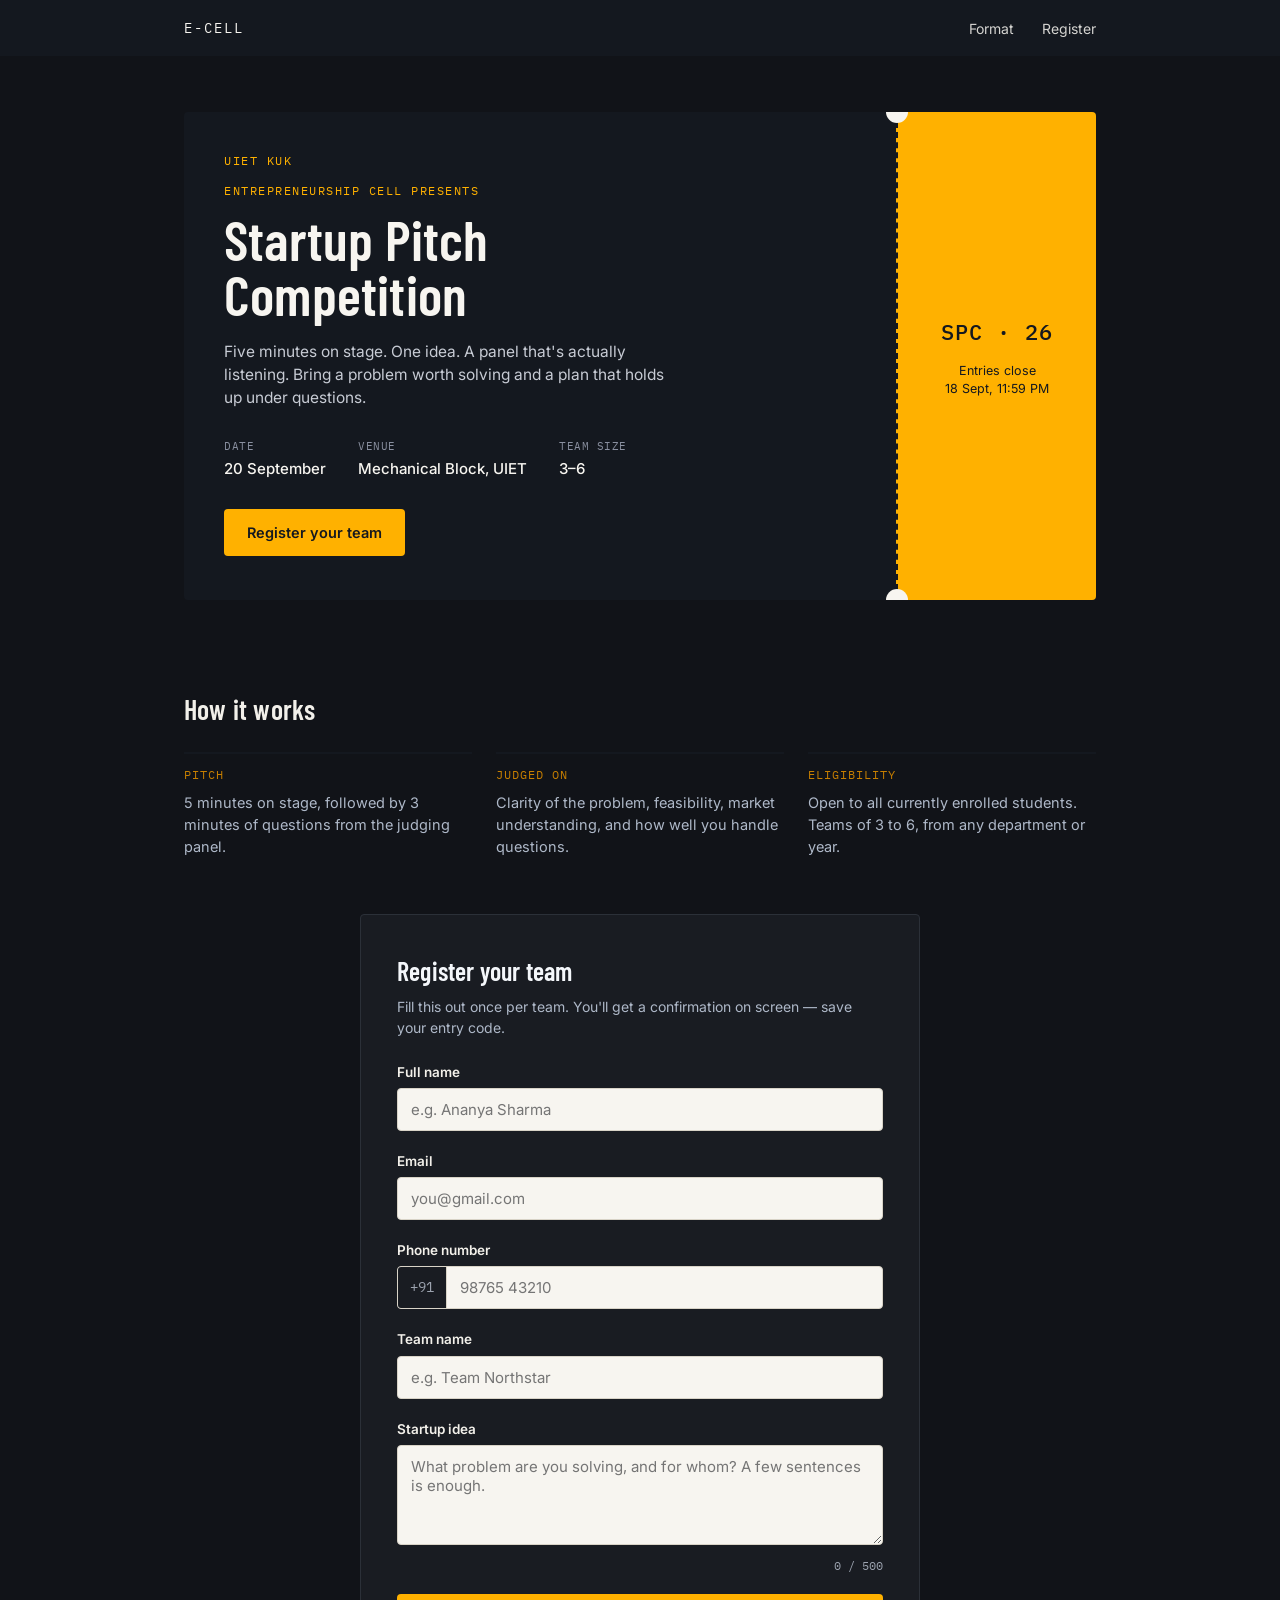
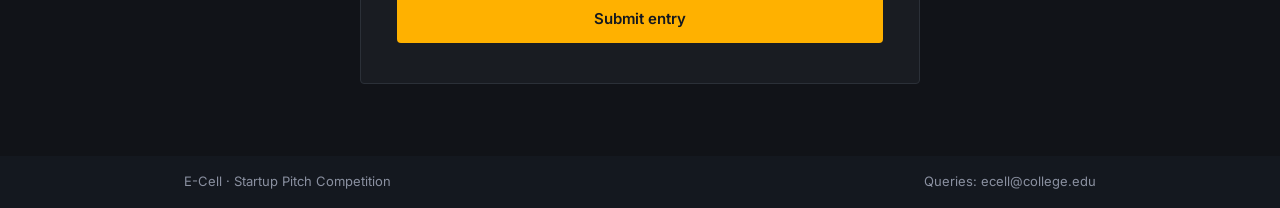
<file: task-1/index.html>
<!DOCTYPE html>
<html lang="en">
<head>
<meta charset="UTF-8">
<meta name="viewport" content="width=device-width, initial-scale=1.0">
<title>Startup Pitch Competition — E-Cell Registration</title>
<link rel="preconnect" href="https://fonts.googleapis.com">
<link rel="preconnect" href="https://fonts.gstatic.com" crossorigin>
<link href="https://fonts.googleapis.com/css2?family=Barlow+Condensed:wght@500;600;700&family=Inter:wght@400;500;600&family=IBM+Plex+Mono:wght@500&display=swap" rel="stylesheet">
<link rel="stylesheet" href="style.css">
</head>
<body>

<header class="site-header">
  <div class="wrap header-row">
    <span class="brand">E-CELL</span>
    <nav class="nav">
      <a href="#about">Format</a>
      <a href="#register">Register</a>
    </nav>
  </div>
</header>

<main>
  <!-- HERO / TICKET -->
  <section class="ticket wrap" aria-label="Event overview">
    <div class="ticket-card">
      <div class="ticket-main">
        <p class="eyebrow">UIET KUK</p>
        <p class="eyebrow">Entrepreneurship Cell presents</p>
        <h1>Startup Pitch<br>Competition</h1>
        <p class="lede">Five minutes on stage. One idea. A panel that's actually listening.
          Bring a problem worth solving and a plan that holds up under questions.</p>
        <div class="ticket-facts">
          <div><span class="fact-label">Date</span><span class="fact-val">20 September</span></div>
          <div><span class="fact-label">Venue</span><span class="fact-val">Mechanical Block, UIET</span></div>
          <div><span class="fact-label">Team size</span><span class="fact-val">3–6</span></div>
        </div>
        <a href="#register" class="btn btn-primary">Register your team</a>
      </div>
      <div class="ticket-stub">
        <span class="stub-code">SPC · 26</span>
        <span class="stub-note">Entries close<br>18 Sept, 11:59 PM</span>
      </div>
    </div>
  </section>

  <!-- FORMAT -->
  <section id="about" class="about wrap">
    <h2>How it works</h2>
    <div class="about-grid">
      <div class="about-item">
        <span class="about-num">Pitch</span>
        <p>5 minutes on stage, followed by 3 minutes of questions from the judging panel.</p>
      </div>
      <div class="about-item">
        <span class="about-num">Judged on</span>
        <p>Clarity of the problem, feasibility, market understanding, and how well you handle questions.</p>
      </div>
      <div class="about-item">
        <span class="about-num">Eligibility</span>
        <p>Open to all currently enrolled students. Teams of 3 to 6, from any department or year.</p>
      </div>
    </div>
  </section>

  <!-- REGISTRATION FORM -->
  <section id="register" class="register wrap">
    <div class="form-card">
      <h2>Register your team</h2>
      <p class="form-sub">Fill this out once per team. You'll get a confirmation on screen — save your entry code.</p>

      <div id="storage-notice" class="storage-notice" hidden>
        Google Sheets isn't connected yet, so entries are only kept in this browser tab for now.
        See <code>apps-script.gs</code> in the project files to switch this on.
      </div>

      <form id="reg-form" novalidate>
        <div class="field">
          <label for="fullName">Full name</label>
          <input type="text" id="fullName" name="fullName" autocomplete="name" placeholder="e.g. Ananya Sharma">
          <p class="error" id="err-fullName" role="alert"></p>
        </div>

        <div class="field">
          <label for="email">Email</label>
          <input type="email" id="email" name="email" autocomplete="email" placeholder="you@gmail.com">
          <p class="error" id="err-email" role="alert"></p>
        </div>

        <div class="field">
          <label for="phone">Phone number</label>
          <div class="phone-input">
            <span class="phone-prefix">+91</span>
            <input type="tel" id="phone" name="phone" autocomplete="tel" inputmode="numeric" maxlength="10" placeholder="98765 43210">
          </div>
          <p class="error" id="err-phone" role="alert"></p>
        </div>

        <div class="field">
          <label for="teamName">Team name</label>
          <input type="text" id="teamName" name="teamName" placeholder="e.g. Team Northstar">
          <p class="error" id="err-teamName" role="alert"></p>
        </div>

        <div class="field">
          <label for="idea">Startup idea</label>
          <textarea id="idea" name="idea" rows="4" placeholder="What problem are you solving, and for whom? A few sentences is enough."></textarea>
          <div class="field-footer">
            <p class="error" id="err-idea" role="alert"></p>
            <span class="char-count" id="idea-count">0 / 500</span>
          </div>
        </div>

        <p class="error submit-error" id="submit-error" role="alert" hidden></p>

        <button type="submit" class="btn btn-primary btn-submit" id="submit-btn">
          <span class="btn-label">Submit entry</span>
        </button>
      </form>

      <div id="success-card" class="success-card" hidden>
        <span class="success-code" id="success-code">SPC26-0000</span>
        <h3 id="success-heading">You're registered.</h3>
        <p id="success-msg">A confirmation has been recorded. Keep the code above — you'll need it at check-in.</p>
        <button type="button" class="btn btn-ghost" id="reset-btn">Register another team</button>
      </div>
    </div>
  </section>
</main>

<footer class="site-footer">
  <div class="wrap footer-row">
    <span>E-Cell · Startup Pitch Competition</span>
    <span>Queries: ecell@college.edu</span>
  </div>
</footer>

<script src="script.js"></script>
</body>
</html>
</file>
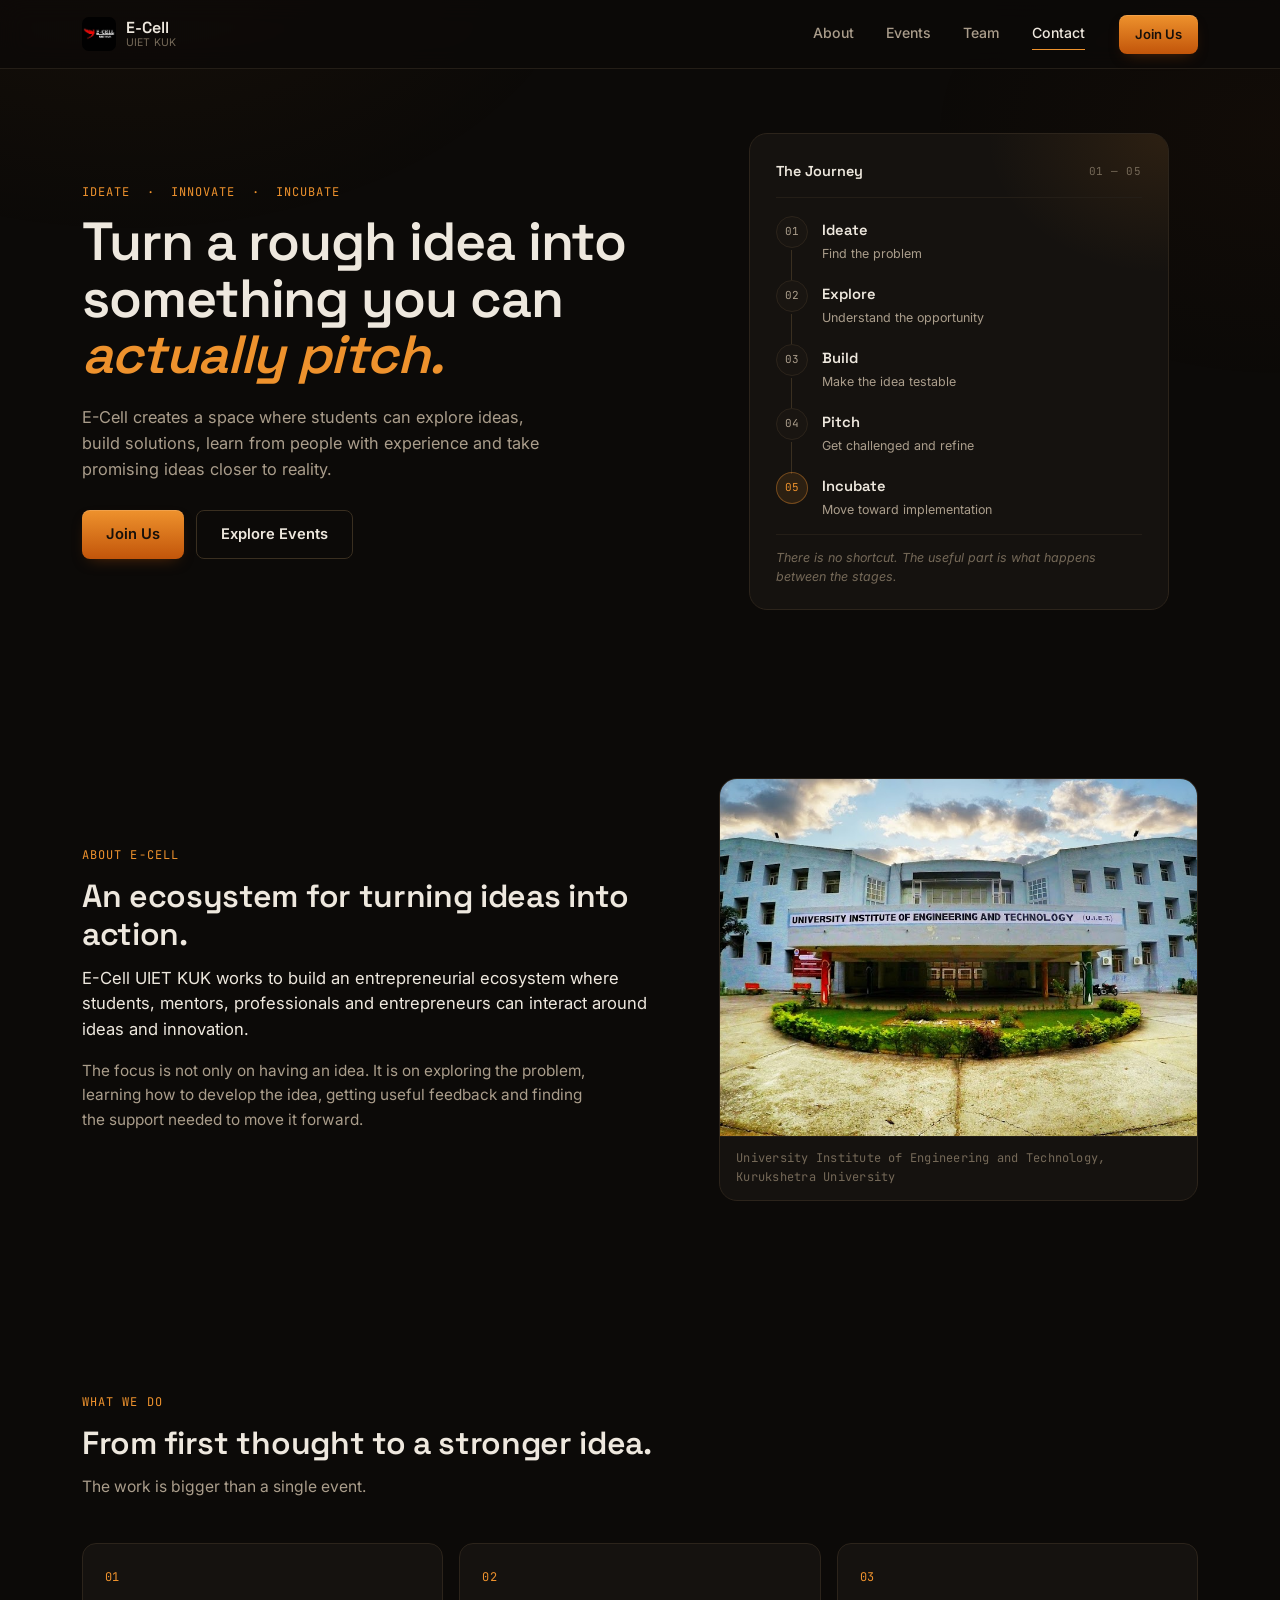
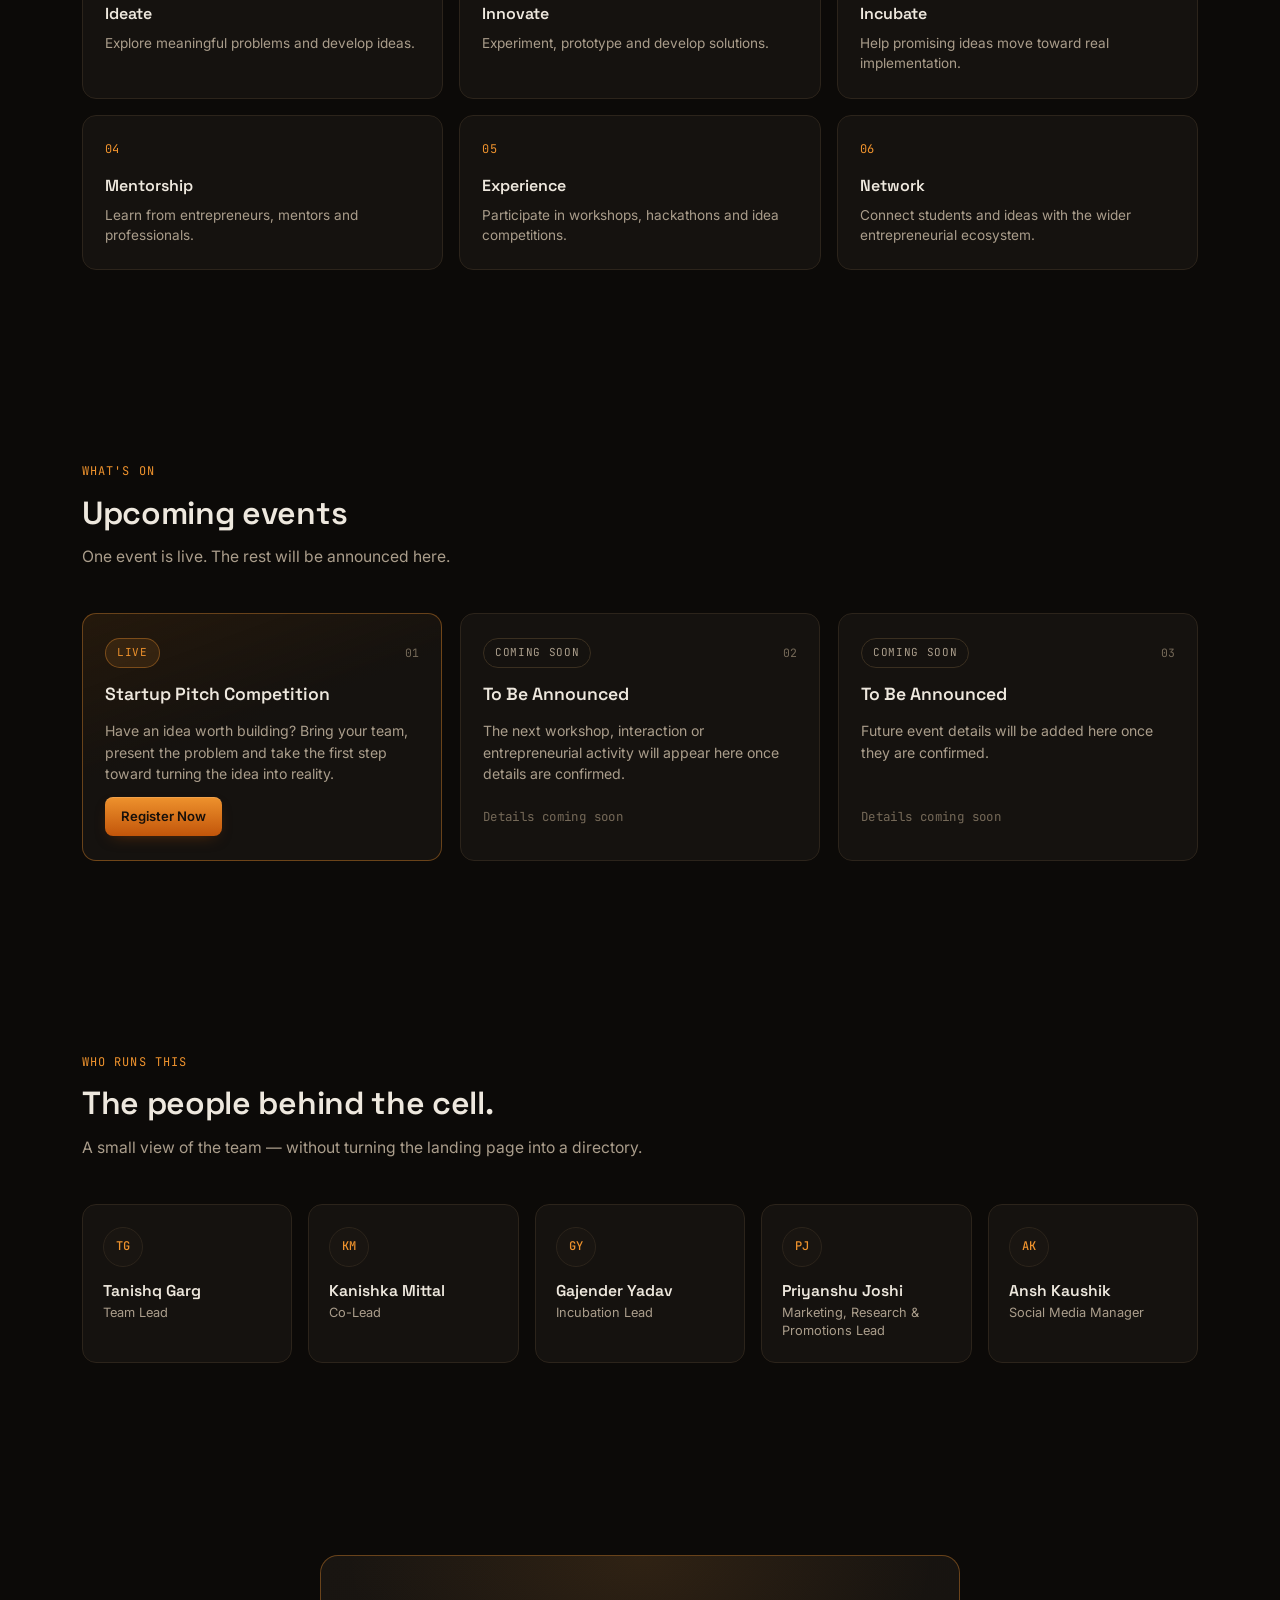
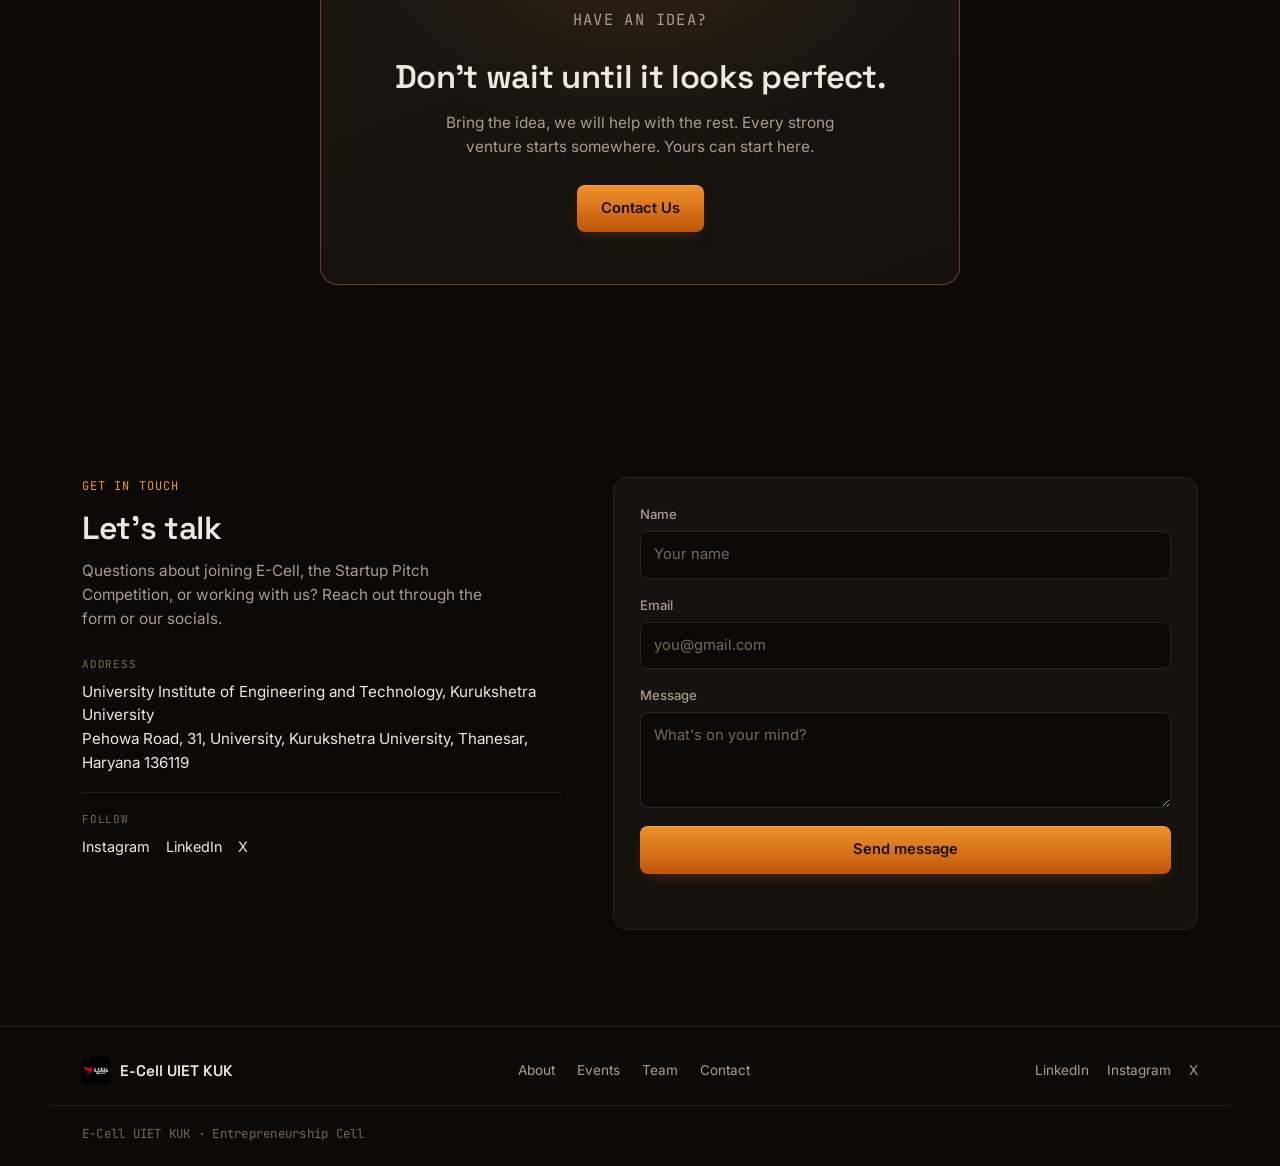
<file: task-2/index.html>
<!DOCTYPE html>
<html lang="en">
<head>
  <meta charset="UTF-8">
  <meta name="viewport" content="width=device-width, initial-scale=1.0">
  <title>E-Cell UIET KUK — Entrepreneurship Cell</title>
  <meta name="description" content="E-Cell UIET KUK — a student entrepreneurship ecosystem for ideas, innovation and incubation.">
  <link rel="preconnect" href="https://fonts.googleapis.com">
  <link rel="preconnect" href="https://fonts.gstatic.com" crossorigin>
  <link href="https://fonts.googleapis.com/css2?family=Inter:wght@400;500;600;700&family=JetBrains+Mono:wght@400;500&family=Space+Grotesk:wght@500;600;700&display=swap" rel="stylesheet">
  
  <link rel="stylesheet" href="styles.css">
</head>
<body>
  <header class="navbar" id="navbar">
    <div class="navbar__inner container">
      <a class="navbar__brand" href="#top" aria-label="E-Cell UIET KUK home">
        <img class="navbar__logo" src="[data-uri]" alt="E-Cell UIET KUK logo">
        <span class="navbar__wordmark">E-Cell<span>UIET KUK</span></span>
      </a>
      <nav class="navbar__nav" id="navMenu" aria-label="Primary navigation">
        <a href="#about" class="navbar__link">About</a>
        <a href="#events" class="navbar__link">Events</a>
        <a href="#team" class="navbar__link">Team</a>
        <a href="#contact" class="navbar__link">Contact</a>
        <a href="#join" class="btn btn--primary btn--small navbar__cta">Join Us</a>
      </nav>
      <button class="navbar__toggle" id="navToggle" aria-label="Toggle navigation menu" aria-expanded="false" aria-controls="navMenu"><span></span><span></span><span></span></button>
    </div>
  </header>

  <main id="top">
    <section class="hero">
      <div class="hero__grid container">
        <div class="hero__copy" data-reveal>
          <p class="eyebrow">IDEATE &nbsp;·&nbsp; INNOVATE &nbsp;·&nbsp; INCUBATE</p>
          <h1 class="hero__headline">Turn a rough idea into something you can <span>actually pitch.</span></h1>
          <p class="hero__sub">E-Cell creates a space where students can explore ideas, build solutions, learn from people with experience and take promising ideas closer to reality.</p>
          <div class="hero__actions">
            <a href="#join" class="btn btn--primary">Join Us</a>
            <a href="#events" class="btn btn--ghost">Explore Events</a>
          </div>
        </div>
        <div class="hero__visual" data-reveal>
          <div class="journey" aria-label="The entrepreneurial journey from idea to incubation">
            <div class="journey__header"><span>The Journey</span><span>01 — 05</span></div>
            <ol class="journey__steps">
              <li class="journey__step"><span class="journey__num">01</span><div><strong>Ideate</strong><small>Find the problem</small></div></li>
              <li class="journey__step"><span class="journey__num">02</span><div><strong>Explore</strong><small>Understand the opportunity</small></div></li>
              <li class="journey__step"><span class="journey__num">03</span><div><strong>Build</strong><small>Make the idea testable</small></div></li>
              <li class="journey__step"><span class="journey__num">04</span><div><strong>Pitch</strong><small>Get challenged and refine</small></div></li>
              <li class="journey__step journey__step--last"><span class="journey__num">05</span><div><strong>Incubate</strong><small>Move toward implementation</small></div></li>
            </ol>
            <p class="journey__note">There is no shortcut. The useful part is what happens between the stages.</p>
          </div>
        </div>
      </div>
    </section>

    <section class="about section" id="about">
      <div class="container">
        <div class="about__grid">
          <div class="about__text" data-reveal>
            <p class="eyebrow">About E-Cell</p>
            <h2 class="section-title">An ecosystem for turning ideas into action.</h2>
            <p class="about__lede">E-Cell UIET KUK works to build an entrepreneurial ecosystem where students, mentors, professionals and entrepreneurs can interact around ideas and innovation.</p>
            <p class="about__body">The focus is not only on having an idea. It is on exploring the problem, learning how to develop the idea, getting useful feedback and finding the support needed to move it forward.</p>
          </div>
          <figure class="about__image" data-reveal>
            <img src="[data-uri]" alt="University Institute of Engineering and Technology, Kurukshetra University">
            <figcaption>University Institute of Engineering and Technology, Kurukshetra University</figcaption>
          </figure>
        </div>
      </div>
    </section>

    <section class="ecosystem section" aria-labelledby="ecosystem-title">
      <div class="container">
        <div class="section-head" data-reveal>
          <p class="eyebrow">What we do</p>
          <h2 class="section-title" id="ecosystem-title">From first thought to a stronger idea.</h2>
          <p class="section-sub">The work is bigger than a single event.</p>
        </div>
        <div class="ecosystem__cards">
          <article class="ecosystem-card" data-reveal><span class="ecosystem-card__num">01</span><h3>Ideate</h3><p>Explore meaningful problems and develop ideas.</p></article>
          <article class="ecosystem-card" data-reveal><span class="ecosystem-card__num">02</span><h3>Innovate</h3><p>Experiment, prototype and develop solutions.</p></article>
          <article class="ecosystem-card" data-reveal><span class="ecosystem-card__num">03</span><h3>Incubate</h3><p>Help promising ideas move toward real implementation.</p></article>
          <article class="ecosystem-card" data-reveal><span class="ecosystem-card__num">04</span><h3>Mentorship</h3><p>Learn from entrepreneurs, mentors and professionals.</p></article>
          <article class="ecosystem-card" data-reveal><span class="ecosystem-card__num">05</span><h3>Experience</h3><p>Participate in workshops, hackathons and idea competitions.</p></article>
          <article class="ecosystem-card" data-reveal><span class="ecosystem-card__num">06</span><h3>Network</h3><p>Connect students and ideas with the wider entrepreneurial ecosystem.</p></article>
        </div>
      </div>
    </section>

    <section class="events section" id="events">
      <div class="container">
        <div class="section-head" data-reveal>
          <p class="eyebrow">What's on</p>
          <h2 class="section-title">Upcoming events</h2>
          <p class="section-sub">One event is live. The rest will be announced here.</p>
        </div>
        <div class="events__grid">
          <article class="event-card event-card--featured" data-reveal>
            <div class="event-card__top"><span class="tag tag--accent">Live</span><span class="event-card__code">01</span></div>
            <h3 class="event-card__title">Startup Pitch Competition</h3>
            <p class="event-card__desc">Have an idea worth building? Bring your team, present the problem and take the first step toward turning the idea into reality.</p>
            <a href="https://paabs-forge.github.io/ecell-tasks/task-1" class="btn btn--primary btn--small event-card__cta">Register Now</a>
          </article>
          <article class="event-card" data-reveal>
            <div class="event-card__top"><span class="tag">Coming Soon</span><span class="event-card__code">02</span></div>
            <h3 class="event-card__title">To Be Announced</h3>
            <p class="event-card__desc">The next workshop, interaction or entrepreneurial activity will appear here once details are confirmed.</p>
            <span class="event-card__disabled">Details coming soon</span>
          </article>
          <article class="event-card" data-reveal>
            <div class="event-card__top"><span class="tag">Coming Soon</span><span class="event-card__code">03</span></div>
            <h3 class="event-card__title">To Be Announced</h3>
            <p class="event-card__desc">Future event details will be added here once they are confirmed.</p>
            <span class="event-card__disabled">Details coming soon</span>
          </article>
        </div>
      </div>
    </section>

    <section class="team section" id="team">
      <div class="container">
        <div class="section-head" data-reveal>
          <p class="eyebrow">Who runs this</p>
          <h2 class="section-title">The people behind the cell.</h2>
          <p class="section-sub">A small view of the team — without turning the landing page into a directory.</p>
        </div>
        <div class="team__grid">
          <article class="team-card" data-reveal><div class="team-card__avatar">TG</div><h3>Tanishq Garg</h3><p>Team Lead</p></article>
          <article class="team-card" data-reveal><div class="team-card__avatar">KM</div><h3>Kanishka Mittal</h3><p>Co-Lead</p></article>
          <article class="team-card" data-reveal><div class="team-card__avatar">GY</div><h3>Gajender Yadav</h3><p>Incubation Lead</p></article>
          <article class="team-card" data-reveal><div class="team-card__avatar">PJ</div><h3>Priyanshu Joshi</h3><p>Marketing, Research &amp; Promotions Lead</p></article>
          <article class="team-card" data-reveal><div class="team-card__avatar">AK</div><h3>Ansh Kaushik</h3><p>Social Media Manager</p></article>
        </div>
      </div>
    </section>

    <section class="join section" id="join">
      <div class="container">
        <div class="join__card" data-reveal>
          <p class="eyebrow">Have an idea?</p>
          <h2>Don't wait until it looks perfect.</h2>
          <p>Bring the idea, we will help with the rest. Every strong venture starts somewhere. Yours can start here.</p>
          <a href="#contact" class="btn btn--primary">Contact Us</a>
        </div>
      </div>
    </section>

    <section class="contact section" id="contact">
      <div class="container">
        <div class="contact__grid">
          <div class="contact__left" data-reveal>
            <p class="eyebrow">Get in touch</p>
            <h2 class="section-title">Let's talk</h2>
            <p class="contact__lede">Questions about joining E-Cell, the Startup Pitch Competition, or working with us? Reach out through the form or our socials.</p>
            <div class="contact__address"><span class="contact__label">Address</span><p>University Institute of Engineering and Technology, Kurukshetra University<br>Pehowa Road, 31, University, Kurukshetra University, Thanesar, Haryana 136119</p></div>
            <div class="contact__follow"><span class="contact__label">Follow</span><div class="contact__socials"><a href="https://www.instagram.com/ecell_uietkuk/" target="_blank" rel="noopener noreferrer">Instagram</a><a href="https://www.linkedin.com/company/ecelluietkuk/" target="_blank" rel="noopener noreferrer">LinkedIn</a><a href="https://x.com/ecell_uietkuk" target="_blank" rel="noopener noreferrer">X</a></div></div>
          </div>
          <div class="contact-card" data-reveal>
            <form class="contact-form" id="contactForm">
              <div class="contact-form__row"><label class="contact-form__label" for="name">Name</label><input class="contact-form__input" id="name" name="name" type="text" placeholder="Your name" required></div>
              <div class="contact-form__row"><label class="contact-form__label" for="email">Email</label><input class="contact-form__input" id="email" name="email" type="email" placeholder="you@gmail.com" required></div>
              <div class="contact-form__row"><label class="contact-form__label" for="message">Message</label><textarea class="contact-form__input contact-form__input--textarea" id="message" name="message" placeholder="What's on your mind?" required></textarea></div>
              <button class="btn btn--primary contact-form__submit" type="submit">Send message</button>
              <p class="contact-form__status" id="formStatus" aria-live="polite"></p>
            </form>
          </div>
        </div>
      </div>
    </section>
  </main>

  <footer class="footer">
    <div class="container footer__inner">
      <a href="#top" class="footer__brand"><img src="[data-uri]" alt="E-Cell UIET KUK logo"><span>E-Cell UIET KUK</span></a>
      <div class="footer__links"><a href="#about">About</a><a href="#events">Events</a><a href="#team">Team</a><a href="#contact">Contact</a></div>
      <div class="footer__socials"><a href="https://www.linkedin.com/company/ecelluietkuk/" target="_blank" rel="noopener noreferrer">LinkedIn</a><a href="https://www.instagram.com/ecell_uietkuk/" target="_blank" rel="noopener noreferrer">Instagram</a><a href="https://x.com/ecell_uietkuk" target="_blank" rel="noopener noreferrer">X</a></div>
    </div>
    <div class="container footer__copyright">E-Cell UIET KUK · Entrepreneurship Cell</div>
  </footer>

  <script>
    document.addEventListener('DOMContentLoaded',()=>{
      const toggle=document.getElementById('navToggle'),menu=document.getElementById('navMenu');
      const closeMenu=()=>{menu.classList.remove('is-open');toggle.setAttribute('aria-expanded','false')};
      toggle.addEventListener('click',()=>{const open=menu.classList.toggle('is-open');toggle.setAttribute('aria-expanded',String(open))});
      menu.querySelectorAll('a').forEach(a=>a.addEventListener('click',closeMenu));
      document.addEventListener('click',e=>{if(menu.classList.contains('is-open')&&!menu.contains(e.target)&&!toggle.contains(e.target))closeMenu()});

      const links=[...document.querySelectorAll('.navbar__link')];
      const sections=[...document.querySelectorAll('main section[id]')];
      const active=new IntersectionObserver(entries=>entries.forEach(entry=>{if(entry.isIntersecting){links.forEach(l=>l.classList.toggle('is-active',l.getAttribute('href')==='#'+entry.target.id))}}),{rootMargin:'-42% 0px -52% 0px'});
      sections.forEach(s=>active.observe(s));

      const reveal=new IntersectionObserver((entries,obs)=>entries.forEach(entry=>{if(entry.isIntersecting){entry.target.classList.add('is-visible');obs.unobserve(entry.target)}}),{threshold:.12,rootMargin:'0px 0px -45px 0px'});
      document.querySelectorAll('[data-reveal]').forEach(el=>reveal.observe(el));

      const form=document.getElementById('contactForm'),status=document.getElementById('formStatus');
      form.addEventListener('submit',e=>{
        e.preventDefault();
        const name=document.getElementById('name').value.trim(),email=document.getElementById('email').value.trim(),message=document.getElementById('message').value.trim();
        const subject=encodeURIComponent('E-Cell UIET KUK — Contact');
        const body=encodeURIComponent('Name: '+name+'\nEmail: '+email+'\n\n'+message);
        window.location.href='mailto:ecelluiet@kuk.ac.in?subject='+subject+'&body='+body;
        status.textContent='Opening your email client…';
      });
    });
  </script>
</body>
</html>
</file>
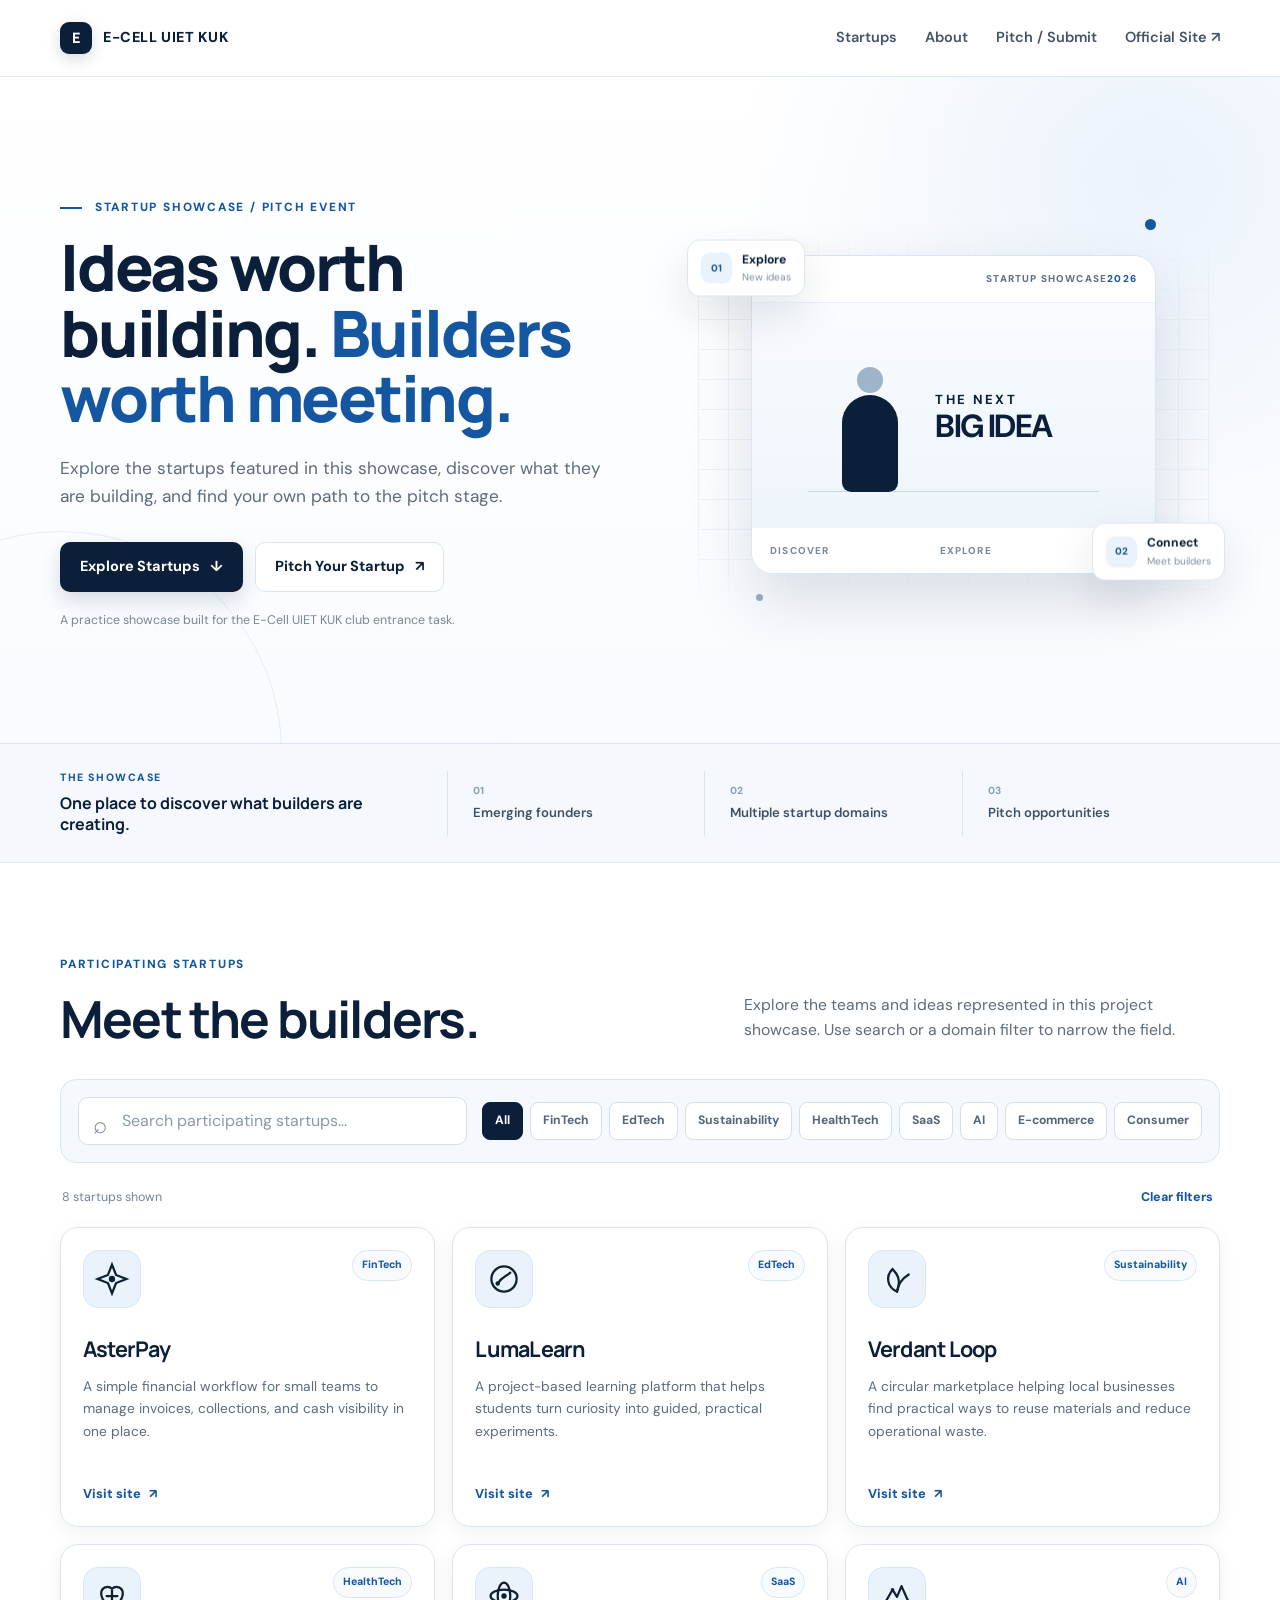
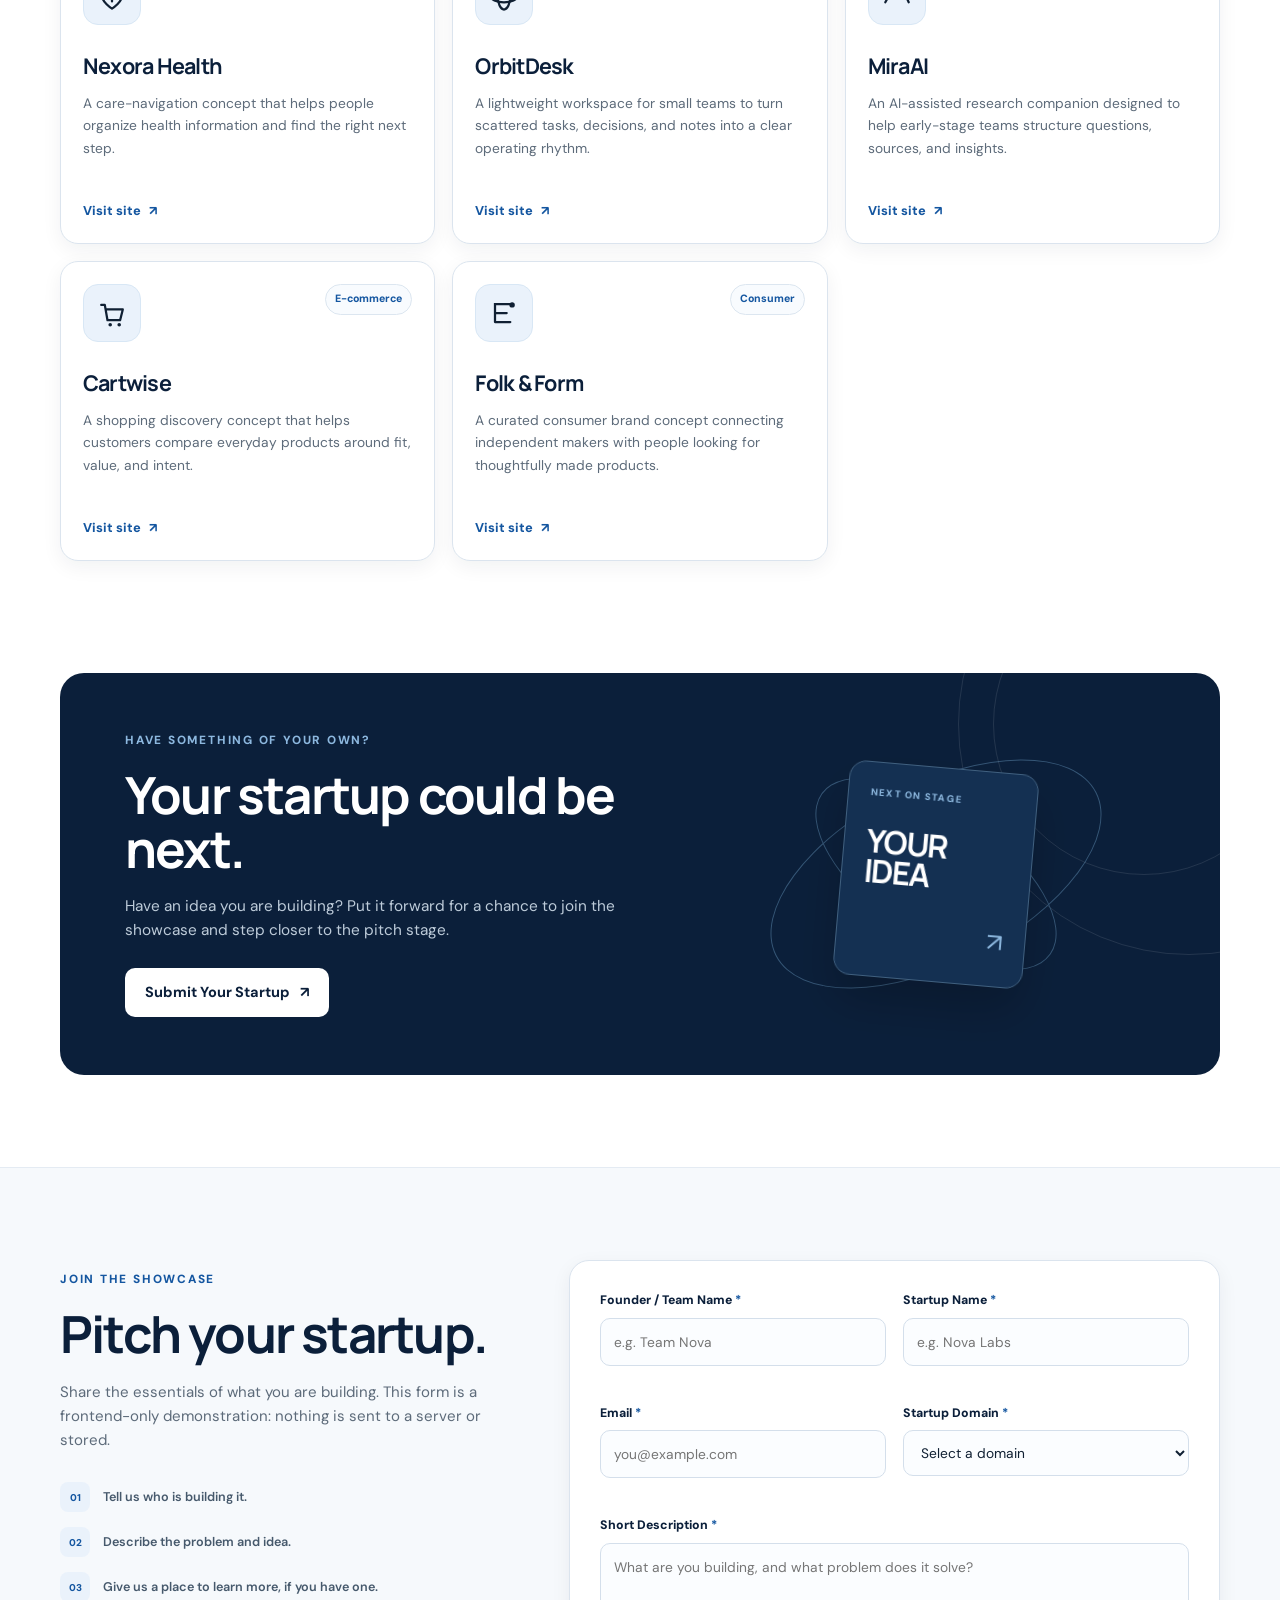
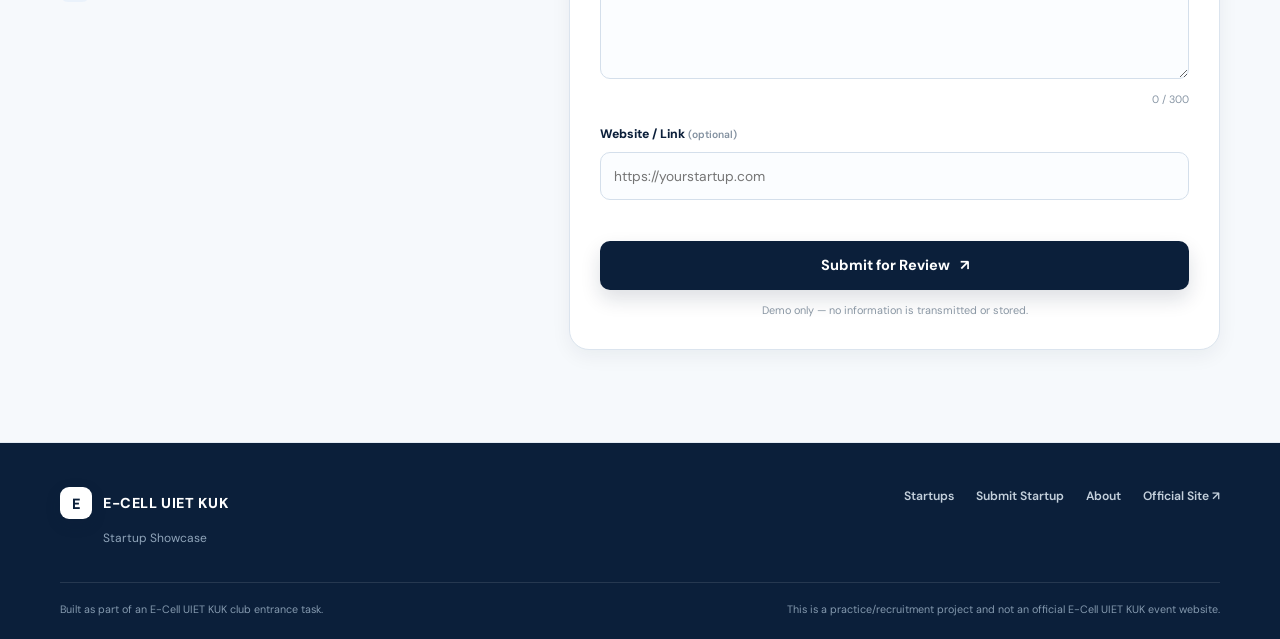
<file: task-3/index.html>
<!DOCTYPE html>
<html lang="en">
<head>
  <meta charset="UTF-8">
  <meta name="viewport" content="width=device-width, initial-scale=1.0">
  <meta name="description" content="E-Cell UIET KUK startup showcase and pitch-event style landing page.">
  <title>E-Cell UIET KUK — Startup Showcase</title>
  <link rel="preconnect" href="https://fonts.googleapis.com">
  <link rel="preconnect" href="https://fonts.gstatic.com" crossorigin>
  <link href="https://fonts.googleapis.com/css2?family=DM+Sans:wght@400;500;600;700&family=Manrope:wght@600;700;800&display=swap" rel="stylesheet">
  <link rel="stylesheet" href="styles.css">
</head>
<body>
  <header class="site-header" id="top">
    <nav class="navbar container" aria-label="Main navigation">
      <a class="brand" href="#top" aria-label="E-Cell UIET KUK home">
        <span class="brand-mark" aria-hidden="true">E</span>
        <span>E-CELL UIET KUK</span>
      </a>

      <button class="menu-toggle" type="button" aria-expanded="false" aria-controls="mobile-menu" aria-label="Open navigation menu">
        <span></span><span></span><span></span>
      </button>

      <div class="nav-links" id="mobile-menu">
        <a href="#startups">Startups</a>
        <a href="#about">About</a>
        <a href="#submit">Pitch / Submit</a>
        <a href="https://paabs-forge.github.io/ecell-tasks/task-2/" target="_blank" rel="noopener noreferrer">Official Site <span aria-hidden="true">↗</span></a>
      </div>
    </nav>
  </header>

  <main>
    <section class="hero section" aria-labelledby="hero-title">
      <div class="container hero-grid">
        <div class="hero-copy reveal">
          <p class="eyebrow"><span></span> Startup Showcase / Pitch Event</p>
          <h1 id="hero-title">Ideas worth building. <em>Builders worth meeting.</em></h1>
          <p class="hero-text">
            Explore the startups featured in this showcase, discover what they are building,
            and find your own path to the pitch stage.
          </p>
          <div class="hero-actions">
            <a class="button button-primary" href="#startups">Explore Startups <span aria-hidden="true">↓</span></a>
            <a class="button button-secondary" href="#submit">Pitch Your Startup <span aria-hidden="true">↗</span></a>
          </div>
          <p class="hero-note">A practice showcase built for the E-Cell UIET KUK club entrance task.</p>
        </div>

        <div class="showcase-visual reveal reveal-delay" aria-label="Illustration of a startup showcase event">
          <div class="visual-grid" aria-hidden="true"></div>
          <div class="event-card main-event-card">
            <div class="event-card-top">
              <span class="live-dot"></span>
              <span>STARTUP SHOWCASE</span>
              <span class="event-year">2026</span>
            </div>
            <div class="stage">
              <div class="stage-line"></div>
              <div class="stage-person">
                <span class="person-head"></span>
                <span class="person-body"></span>
              </div>
              <div class="stage-copy">
                <span>THE NEXT</span>
                <strong>BIG IDEA</strong>
              </div>
            </div>
            <div class="event-card-footer">
              <span>DISCOVER</span>
              <span>EXPLORE</span>
              <span>PITCH</span>
            </div>
          </div>

          <div class="floating-mini mini-one">
            <span class="mini-icon">01</span>
            <div><b>Explore</b><small>New ideas</small></div>
          </div>
          <div class="floating-mini mini-two">
            <span class="mini-icon">02</span>
            <div><b>Connect</b><small>Meet builders</small></div>
          </div>
          <div class="visual-accent accent-one"></div>
          <div class="visual-accent accent-two"></div>
        </div>
      </div>
    </section>

    <section class="context-strip" id="about" aria-label="Event context">
      <div class="container context-grid">
        <div class="context-intro">
          <span class="context-kicker">THE SHOWCASE</span>
          <strong>One place to discover what builders are creating.</strong>
        </div>
        <div class="context-item"><span>01</span><p>Emerging founders</p></div>
        <div class="context-item"><span>02</span><p>Multiple startup domains</p></div>
        <div class="context-item"><span>03</span><p>Pitch opportunities</p></div>
      </div>
    </section>

    <section class="startups-section section" id="startups" aria-labelledby="startups-title">
      <div class="container">
        <div class="section-heading">
          <div>
            <p class="eyebrow">Participating Startups</p>
            <h2 id="startups-title">Meet the builders.</h2>
          </div>
          <p class="section-description">
            Explore the teams and ideas represented in this project showcase. Use search or a domain filter to narrow the field.
          </p>
        </div>

        <div class="explore-controls" aria-label="Startup search and filters">
          <div class="search-wrap">
            <label class="sr-only" for="startup-search">Search participating startups</label>
            <span class="search-icon" aria-hidden="true">⌕</span>
            <input id="startup-search" type="search" placeholder="Search participating startups..." autocomplete="off">
            <button class="clear-search" type="button" aria-label="Clear search" hidden>×</button>
          </div>
          <div class="filter-group" id="category-filters" aria-label="Filter startups by domain"></div>
        </div>

        <div class="results-meta">
          <p id="results-count" aria-live="polite"></p>
          <button class="text-button" id="clear-filters" type="button">Clear filters</button>
        </div>

        <div class="startup-grid" id="startup-grid"></div>

        <div class="empty-state" id="empty-state" hidden>
          <div class="empty-icon" aria-hidden="true">⌕</div>
          <h3>No startups match your search.</h3>
          <p>Try another search or reset the filters.</p>
          <button class="button button-secondary" id="empty-clear" type="button">Clear filters</button>
        </div>
      </div>
    </section>

    <section class="pitch-cta section" id="pitch-cta" aria-labelledby="pitch-title">
      <div class="container">
        <div class="cta-panel">
          <div class="cta-copy">
            <p class="eyebrow eyebrow-light">Have something of your own?</p>
            <h2 id="pitch-title">Your startup could be next.</h2>
            <p>Have an idea you are building? Put it forward for a chance to join the showcase and step closer to the pitch stage.</p>
            <a class="button button-light" href="#submit">Submit Your Startup <span aria-hidden="true">↗</span></a>
          </div>
          <div class="cta-graphic" aria-hidden="true">
            <div class="orbit orbit-one"></div>
            <div class="orbit orbit-two"></div>
            <div class="cta-card">
              <span class="cta-card-label">NEXT ON STAGE</span>
              <strong>YOUR<br>IDEA</strong>
              <span class="cta-arrow">↗</span>
            </div>
          </div>
        </div>
      </div>
    </section>

    <section class="submit-section section" id="submit" aria-labelledby="submit-title">
      <div class="container submit-grid">
        <div class="submit-intro">
          <p class="eyebrow">Join the Showcase</p>
          <h2 id="submit-title">Pitch your startup.</h2>
          <p>
            Share the essentials of what you are building. This form is a frontend-only demonstration:
            nothing is sent to a server or stored.
          </p>
          <div class="submit-points">
            <div><span>01</span><p>Tell us who is building it.</p></div>
            <div><span>02</span><p>Describe the problem and idea.</p></div>
            <div><span>03</span><p>Give us a place to learn more, if you have one.</p></div>
          </div>
        </div>

        <form class="startup-form" id="startup-form" novalidate>
          <div class="form-row">
            <div class="field">
              <label for="founder-name">Founder / Team Name <span>*</span></label>
              <input id="founder-name" name="founderName" type="text" autocomplete="name" placeholder="e.g. Team Nova">
              <small class="field-error" id="founder-name-error"></small>
            </div>
            <div class="field">
              <label for="startup-name">Startup Name <span>*</span></label>
              <input id="startup-name" name="startupName" type="text" placeholder="e.g. Nova Labs">
              <small class="field-error" id="startup-name-error"></small>
            </div>
          </div>

          <div class="form-row">
            <div class="field">
              <label for="email">Email <span>*</span></label>
              <input id="email" name="email" type="email" autocomplete="email" placeholder="you@example.com">
              <small class="field-error" id="email-error"></small>
            </div>
            <div class="field">
              <label for="domain">Startup Domain <span>*</span></label>
              <select id="domain" name="domain">
                <option value="">Select a domain</option>
                <option>AI</option>
                <option>FinTech</option>
                <option>HealthTech</option>
                <option>EdTech</option>
                <option>SaaS</option>
                <option>Sustainability</option>
                <option>Consumer</option>
                <option>E-commerce</option>
              </select>
              <small class="field-error" id="domain-error"></small>
            </div>
          </div>

          <div class="field">
            <label for="description">Short Description <span>*</span></label>
            <textarea id="description" name="description" rows="5" placeholder="What are you building, and what problem does it solve?"></textarea>
            <div class="field-bottom">
              <small class="field-error" id="description-error"></small>
              <small class="char-count" id="char-count">0 / 300</small>
            </div>
          </div>

          <div class="field">
            <label for="website">Website / Link <small>(optional)</small></label>
            <input id="website" name="website" type="url" placeholder="https://yourstartup.com">
            <small class="field-error" id="website-error"></small>
          </div>

          <button class="button button-primary submit-button" type="submit">Submit for Review <span aria-hidden="true">↗</span></button>
          <p class="form-demo-note">Demo only — no information is transmitted or stored.</p>
          <div class="form-success" id="form-success" role="status" aria-live="polite" hidden>
            <span aria-hidden="true">✓</span>
            <div><strong>Thanks! Your startup idea has been noted for this demo.</strong><p>No data was sent or stored.</p></div>
          </div>
        </form>
      </div>
    </section>
  </main>

  <footer class="site-footer">
    <div class="container footer-top">
      <div>
        <a class="brand footer-brand" href="#top"><span class="brand-mark" aria-hidden="true">E</span><span>E-CELL UIET KUK</span></a>
        <p class="footer-tagline">Startup Showcase</p>
      </div>
      <div class="footer-links">
        <a href="#startups">Startups</a>
        <a href="#submit">Submit Startup</a>
        <a href="#about">About</a>
        <a href="https://paabs-forge.github.io/ecell-tasks/task-2/" target="_blank" rel="noopener noreferrer">Official Site ↗</a>
      </div>
    </div>
    <div class="container footer-bottom">
      <p>Built as part of an E-Cell UIET KUK club entrance task.</p>
      <p>This is a practice/recruitment project and not an official E-Cell UIET KUK event website.</p>
    </div>
  </footer>

  <script src="script.js"></script>
</body>
</html>
</file>
<file: task-1/style.css>
:root {
  --ink: #14181F;
  --ink-soft: #1E2430;
  --paper: #F7F5F0;
  --paper-dim: #191C22;
  --amber: #FFB100;
  --amber-dark: #C77F00;
  --green: #2F6F4E;
  --green-bg: #E7F0EA;
  --red: #B23A24;
  --line: #D8D3C7;
  --muted: #9CA3AF;
  --text: #14181F;
  --radius: 4px;
  --font-display: "Barlow Condensed", sans-serif;
  --font-body: "Inter", sans-serif;
  --font-mono: "IBM Plex Mono", monospace;
}

* { box-sizing: border-box; }

html { scroll-behavior: smooth; }

body {
  margin: 0;
  background: #111318;
  color: #F2F0EA;
  font-family: var(--font-body);
  line-height: 1.5;
  -webkit-font-smoothing: antialiased;
}


.wrap {
  max-width: 960px;
  margin: 0 auto;
  padding: 0 24px;
}

a { color: inherit; }

h1, h2, h3 {
  font-family: var(--font-display);
  font-weight: 600;
  margin: 0;
  letter-spacing: 0.2px;
}

/* ---------- header ---------- */
.site-header {
  background: var(--ink);
  color: var(--paper);
}
.header-row {
  display: flex;
  align-items: center;
  justify-content: space-between;
  height: 56px;
}
.brand {
  font-family: var(--font-mono);
  font-size: 14px;
  letter-spacing: 2px;
}
.nav a {
  color: var(--paper);
  text-decoration: none;
  font-size: 14px;
  margin-left: 24px;
  opacity: 0.85;
  border-bottom: 1px solid transparent;
  padding-bottom: 2px;
}
.nav a:hover { opacity: 1; border-color: var(--amber); }

/* ---------- ticket hero ---------- */
.ticket { padding: 56px 24px 40px; }

.ticket-card {
  display: grid;
  grid-template-columns: 1fr 200px;
  background: var(--ink);
  color: var(--paper);
  border-radius: var(--radius);
  overflow: hidden;
  position: relative;
}

.ticket-main {
  padding: 40px 40px 44px;
}

.eyebrow {
  font-family: var(--font-mono);
  font-size: 12px;
  letter-spacing: 1.5px;
  text-transform: uppercase;
  color: var(--amber);
  margin: 0 0 12px;
}

.ticket-main h1 {
  font-size: 56px;
  line-height: 0.98;
  margin-bottom: 18px;
}

.lede {
  max-width: 46ch;
  color: #C7CBD4;
  font-size: 15.5px;
  margin: 0 0 28px;
}

.ticket-facts {
  display: flex;
  gap: 32px;
  margin-bottom: 28px;
  flex-wrap: wrap;
}
.ticket-facts > div { display: flex; flex-direction: column; }
.fact-label {
  font-family: var(--font-mono);
  font-size: 11px;
  color: #8A90A0;
  letter-spacing: 0.5px;
  text-transform: uppercase;
  margin-bottom: 4px;
}
.fact-val { font-size: 15px; font-weight: 500; }

.ticket-stub {
  background: var(--amber);
  color: var(--ink);
  display: flex;
  flex-direction: column;
  align-items: center;
  justify-content: center;
  text-align: center;
  gap: 14px;
  padding: 24px;
  border-left: 2px dashed var(--ink);
  position: relative;
}
.ticket-stub::before,
.ticket-stub::after {
  content: "";
  position: absolute;
  width: 22px;
  height: 22px;
  background: var(--paper);
  border-radius: 50%;
  left: -12px;
}
.ticket-stub::before { top: -11px; }
.ticket-stub::after { bottom: -11px; }
.stub-code {
  font-family: var(--font-mono);
  font-size: 22px;
  font-weight: 500;
  letter-spacing: 1px;
}
.stub-note { font-size: 12.5px; line-height: 1.4; }

/* ---------- buttons ---------- */
.btn {
  display: inline-flex;
  align-items: center;
  justify-content: center;
  border-radius: var(--radius);
  font-family: var(--font-body);
  font-weight: 600;
  font-size: 14.5px;
  padding: 12px 22px;
  border: 1px solid transparent;
  cursor: pointer;
  text-decoration: none;
  transition: transform 0.08s ease, background 0.15s ease, border-color 0.15s ease;
}
.btn:active { transform: translateY(1px); }
.btn-primary {
  background: var(--amber);
  color: var(--ink);
}
.btn-primary:hover { background: var(--amber-dark); }
.btn-primary:focus-visible { outline: 2px solid var(--amber); outline-offset: 3px; }
.btn-ghost {
  background: transparent;
  border-color: var(--line);
  color: var(--text);
}
.btn-ghost:hover { border-color: var(--ink); }
.btn-submit { width: 100%; padding: 14px; font-size: 15px; }
.btn-submit[disabled] { opacity: 0.6; cursor: progress; }

.submit-error {
  background: #FBF0EE;
  border: 1px solid #E7B3A6;
  border-radius: var(--radius);
  padding: 10px 14px;
  margin: 0 0 14px;
  font-size: 13.5px;
}

/* ---------- about / format ---------- */
.about { padding: 48px 24px 8px; }
.about h2 { font-size: 28px; margin-bottom: 22px; }
.about-grid {
  display: grid;
  grid-template-columns: repeat(3, 1fr);
  gap: 24px;
}
.about-item {
  border-top: 2px solid var(--ink);
  padding-top: 12px;
}
.about-num {
  display: block;
  font-family: var(--font-mono);
  font-size: 12px;
  letter-spacing: 1px;
  text-transform: uppercase;
  color: var(--amber-dark);
  margin-bottom: 8px;
}
.about-item p {
  margin: 0;
  font-size: 14.5px;
  color: #3A3F4A;
}

/* ---------- form ---------- */
.register { padding: 48px 24px 72px; }

.form-card {
  background: #191C22;
  color: #F2F0EA;
  border: 1px solid #2B3038;
  border-radius: var(--radius);
  padding: 36px 36px 40px;
  max-width: 560px;
  margin: 0 auto;
}
.form-card h2 { font-size: 26px; margin-bottom: 6px; }
.form-sub { color: var(--muted); font-size: 14px; margin: 0 0 24px; }

.storage-notice {
  background: #FFF6E5;
  border: 1px solid #F0D48A;
  color: #6B4E00;
  font-size: 13px;
  padding: 10px 14px;
  border-radius: var(--radius);
  margin-bottom: 22px;
}
.storage-notice code {
  font-family: var(--font-mono);
  font-size: 12px;
  background: rgba(0,0,0,0.06);
  padding: 1px 4px;
  border-radius: 2px;
}

.field { margin-bottom: 20px; }
.field label {
  display: block;
  font-size: 13.5px;
  font-weight: 600;
  margin-bottom: 6px;
}
.field input,
.field textarea {
  width: 100%;
  font-family: var(--font-body);
  font-size: 15px;
  padding: 11px 13px;
  border: 1px solid var(--line);
  border-radius: var(--radius);
  background: var(--paper);
  color: var(--text);
}
.field textarea { resize: vertical; min-height: 88px; }
.field input:focus,
.field textarea:focus {
  outline: none;
  border-color: var(--ink);
  background: #fff;
  box-shadow: 0 0 0 3px rgba(20,24,31,0.08);
}
.field input[aria-invalid="true"],
.field textarea[aria-invalid="true"] {
  border-color: var(--red);
  background: #FBF0EE;
}

.phone-input {
  display: flex;
  align-items: stretch;
  border: 1px solid var(--line);
  border-radius: var(--radius);
  background: var(--paper);
  overflow: hidden;
}
.phone-input:has(input:focus) {
  border-color: var(--ink);
  box-shadow: 0 0 0 3px rgba(20,24,31,0.08);
}
.phone-prefix {
  display: flex;
  align-items: center;
  padding: 0 12px;
  font-family: var(--font-mono);
  font-size: 14px;
  color: var(--muted);
  border-right: 1px solid var(--line);
  background: var(--paper-dim);
}
.phone-input input {
  border: none;
  background: transparent;
  flex: 1;
}
.phone-input input:focus { box-shadow: none; }
.phone-input:has(input[aria-invalid="true"]) { border-color: var(--red); }

.error {
  margin: 6px 0 0;
  font-size: 12.5px;
  color: var(--red);
  min-height: 0;
}
.field-footer {
  display: flex;
  justify-content: space-between;
  align-items: flex-start;
  gap: 12px;
}
.char-count {
  font-family: var(--font-mono);
  font-size: 11.5px;
  color: var(--muted);
  white-space: nowrap;
  margin-top: 6px;
}

/* ---------- success ---------- */
.success-card {
  text-align: center;
  padding: 8px 0 4px;
}
.success-code {
  display: inline-block;
  font-family: var(--font-mono);
  font-size: 20px;
  background: var(--green-bg);
  color: var(--green);
  padding: 8px 16px;
  border-radius: var(--radius);
  letter-spacing: 1px;
  margin-bottom: 18px;
}
.success-card h3 { font-size: 24px; margin-bottom: 10px; }
.success-card p { color: #3A3F4A; font-size: 14.5px; margin: 0 0 24px; }
.success-card p code {
  font-family: var(--font-mono);
  font-size: 12px;
  background: rgba(0,0,0,0.06);
  padding: 1px 4px;
  border-radius: 2px;
}


/* ---------- footer ---------- */
.site-footer {
  background: var(--ink);
  color: #8A90A0;
  font-size: 13px;
}
.footer-row {
  height: 52px;
  display: flex;
  align-items: center;
  justify-content: space-between;
}

/* ---------- responsive ---------- */
@media (max-width: 760px) {
  .ticket-card { grid-template-columns: 1fr; }
  .ticket-stub {
    border-left: none;
    border-top: 2px dashed var(--ink);
    flex-direction: row;
    justify-content: space-between;
    text-align: left;
    padding: 18px 24px;
  }
  .ticket-stub::before, .ticket-stub::after {
    left: 50%;
    top: -11px;
    transform: translateX(-50%);
  }
  .ticket-stub::after { top: auto; bottom: -11px; }
  .ticket-main { padding: 32px 24px 30px; }
  .ticket-main h1 { font-size: 42px; }
  .about-grid { grid-template-columns: 1fr; gap: 20px; }
  .form-card { padding: 28px 22px 30px; }
}

@media (max-width: 480px) {
  .ticket-main h1 { font-size: 34px; }
  .footer-row { flex-direction: column; gap: 4px; padding: 10px 0; height: auto; text-align: center; }
}

@media (prefers-reduced-motion: reduce) {
  html { scroll-behavior: auto; }
  .btn { transition: none; }
}


/* ---------- dark theme text fixes ---------- */

.form-card h2 {
  color: #F4F7FB;
}

.form-card .form-sub {
  color: #AEB8C8;
}

.success-card h3 {
  color: #F4F7FB;
}

.success-card p {
  color: #AEB8C8;
}

.success-card p code {
  color: #E5E7EB;
  background: rgba(255, 255, 255, 0.08);
}

.about-item p {
  color: #AEB8C8;
}

.btn-ghost {
  color: #F4F7FB;
  border-color: #596170;
}

.btn-ghost:hover {
  color: #FFFFFF;
  border-color: #AEB8C8;
}
</file>
<file: task-2/styles.css>
/* ============================================================
   E-Cell UIET KUK — styles.css
   Every selector below is checked against the attached index.html.
   ============================================================ */

/* ============================================================
   GLOBAL
   ============================================================ */

:root {
  --bg: #0c0a08;
  --surface: #15120f;
  --surface-2: #191511;
  --border: #2c241b;
  --border-soft: #241e17;
  --border-strong: #3a2f20;
  --text: #eee8de;
  --muted: #aa9d8b;
  --dim: #756958;
  --accent: #ee922d;
  --accent-strong: #c2550a;
  --accent-soft: rgba(238, 146, 45, 0.11);
  --accent-border: rgba(238, 146, 45, 0.38);

  --font-display: 'Space Grotesk', sans-serif;
  --font-body: 'Inter', sans-serif;
  --font-mono: 'JetBrains Mono', monospace;

  --container-width: 1180px;
  --radius-sm: 8px;
  --radius-md: 14px;
  --radius-lg: 18px;
  --section-pad: 96px;
  --navbar-height: 68px;

  --ease: cubic-bezier(0.16, 1, 0.3, 1);
}

* {
  box-sizing: border-box;
  margin: 0;
  padding: 0;
}

html {
  scroll-behavior: smooth;
}

body {
  background: var(--bg);
  color: var(--text);
  font-family: var(--font-body);
  font-size: 16px;
  line-height: 1.6;
  -webkit-font-smoothing: antialiased;
  overflow-x: hidden;
}

/* faint warm wash so the black background reads as intentional */
body::before {
  content: '';
  position: fixed;
  inset: 0;
  pointer-events: none;
  z-index: 0;
  background:
    radial-gradient(ellipse 800px 520px at 10% -8%, rgba(238, 146, 45, 0.05), transparent 60%),
    radial-gradient(ellipse 600px 420px at 100% 15%, rgba(194, 85, 10, 0.035), transparent 60%);
}

img, svg {
  display: block;
  max-width: 100%;
}

a {
  color: inherit;
  text-decoration: none;
}

button {
  font: inherit;
  cursor: pointer;
  border: none;
  background: none;
  color: inherit;
}

input, textarea {
  font: inherit;
  color: inherit;
}

.container {
  width: 100%;
  max-width: var(--container-width);
  margin-inline: auto;
  padding-inline: 32px;
}

.section {
  padding-block: var(--section-pad);
  position: relative;
  z-index: 1;
}

:focus-visible {
  outline: 2px solid var(--accent);
  outline-offset: 3px;
  border-radius: 4px;
}

.eyebrow {
  font-family: var(--font-mono);
  font-size: 12px;
  letter-spacing: 0.09em;
  text-transform: uppercase;
  color: var(--accent);
  margin-bottom: 12px;
}

.section-title {
  font-family: var(--font-display);
  font-size: clamp(1.6rem, 2.5vw, 2.1rem);
  font-weight: 600;
  letter-spacing: -0.01em;
  line-height: 1.2;
  color: var(--text);
  margin-bottom: 12px;
}

.section-head {
  max-width: 580px;
  margin-bottom: 44px;
}

.section-sub {
  color: var(--muted);
  font-size: 0.98rem;
}

.tag {
  display: inline-flex;
  align-items: center;
  font-family: var(--font-mono);
  font-size: 11px;
  letter-spacing: 0.06em;
  text-transform: uppercase;
  padding: 5px 11px;
  border-radius: 999px;
  border: 1px solid var(--border-strong);
  color: var(--muted);
}

.tag--accent {
  border-color: var(--accent-border);
  color: var(--accent);
  background: var(--accent-soft);
}

.btn {
  display: inline-flex;
  align-items: center;
  justify-content: center;
  gap: 8px;
  font-family: var(--font-body);
  font-weight: 600;
  font-size: 0.92rem;
  padding: 12px 24px;
  border-radius: var(--radius-sm);
  transition: transform 0.22s var(--ease), background 0.22s var(--ease), border-color 0.22s var(--ease), box-shadow 0.22s var(--ease);
  white-space: nowrap;
}

.btn--primary {
  background: linear-gradient(180deg, var(--accent) 0%, var(--accent-strong) 100%);
  color: #17100a;
  box-shadow: 0 1px 0 0 rgba(255, 255, 255, 0.14) inset, 0 6px 16px -8px rgba(194, 85, 10, 0.5);
}

.btn--primary:hover {
  transform: translateY(-2px);
  box-shadow: 0 1px 0 0 rgba(255, 255, 255, 0.14) inset, 0 10px 20px -8px rgba(194, 85, 10, 0.65);
}

.btn--ghost {
  background: transparent;
  border: 1px solid var(--border-strong);
  color: var(--text);
}

.btn--ghost:hover {
  border-color: var(--accent-border);
  background: var(--accent-soft);
  transform: translateY(-2px);
}

.btn--small {
  padding: 9px 16px;
  font-size: 0.82rem;
}

/* reveal-on-scroll — JS toggles .is-visible on [data-reveal] */
[data-reveal] {
  opacity: 0;
  transform: translateY(14px);
  transition: opacity 0.6s var(--ease), transform 0.6s var(--ease);
}

[data-reveal].is-visible {
  opacity: 1;
  transform: translateY(0);
}

/* ============================================================
   NAVBAR
   ============================================================ */

.navbar {
  position: sticky;
  top: 0;
  z-index: 100;
  background: rgba(12, 10, 8, 0.78);
  backdrop-filter: blur(12px);
  -webkit-backdrop-filter: blur(12px);
  border-bottom: 1px solid var(--border-soft);
}

.navbar__inner {
  display: flex;
  align-items: center;
  justify-content: space-between;
  height: var(--navbar-height);
}

.navbar__brand {
  display: flex;
  align-items: center;
  gap: 10px;
}

.navbar__logo {
  width: 34px;
  height: 34px;
  object-fit: contain;
  border-radius: 7px;
  flex-shrink: 0;
}

.navbar__wordmark {
  display: flex;
  flex-direction: column;
  line-height: 1.1;
  font-family: var(--font-display);
  font-weight: 600;
  font-size: 1rem;
  color: var(--text);
}

.navbar__wordmark span {
  font-family: var(--font-body);
  font-weight: 400;
  font-size: 10.5px;
  color: var(--dim);
  letter-spacing: 0.01em;
}

.navbar__nav {
  display: flex;
  align-items: center;
  gap: 32px;
}

.navbar__link {
  font-size: 0.88rem;
  font-weight: 500;
  color: var(--muted);
  position: relative;
  padding-bottom: 2px;
  transition: color 0.2s var(--ease);
}

.navbar__link::after {
  content: '';
  position: absolute;
  left: 0;
  bottom: -4px;
  width: 0;
  height: 1px;
  background: var(--accent);
  transition: width 0.25s var(--ease);
}

.navbar__link:hover {
  color: var(--text);
}

.navbar__link:hover::after,
.navbar__link.is-active::after {
  width: 100%;
}

.navbar__link.is-active {
  color: var(--text);
}

.navbar__cta {
  margin-left: 2px;
}

.navbar__toggle {
  display: none;
  flex-direction: column;
  justify-content: center;
  gap: 5px;
  width: 32px;
  height: 32px;
}

.navbar__toggle span {
  width: 100%;
  height: 1.5px;
  background: var(--text);
  transition: transform 0.3s var(--ease), opacity 0.3s var(--ease);
}

.navbar__toggle[aria-expanded="true"] span:nth-child(1) {
  transform: translateY(6.5px) rotate(45deg);
}

.navbar__toggle[aria-expanded="true"] span:nth-child(2) {
  opacity: 0;
}

.navbar__toggle[aria-expanded="true"] span:nth-child(3) {
  transform: translateY(-6.5px) rotate(-45deg);
}

/* ============================================================
   HERO
   ============================================================ */

.hero {
  padding-block: 64px 72px;
  position: relative;
  z-index: 1;
}

.hero__grid {
  display: grid;
  grid-template-columns: 1.1fr 0.9fr;
  gap: 52px;
  align-items: center;
}

.hero__headline {
  font-family: var(--font-display);
  font-weight: 600;
  font-size: clamp(2.3rem, 4.2vw, 4.3rem);
  line-height: 1.05;
  letter-spacing: -0.02em;
  color: var(--text);
  max-width: 680px;
  margin-bottom: 20px;
}

.hero__headline span {
  color: var(--accent);
  font-style: italic;
}

.hero__sub {
  font-size: 1.02rem;
  color: var(--muted);
  max-width: 460px;
  line-height: 1.6;
  margin-bottom: 28px;
}

.hero__actions {
  display: flex;
  gap: 12px;
  flex-wrap: wrap;
}

.hero__visual {
  display: flex;
  justify-content: center;
}

/* ============================================================
   JOURNEY (inside hero__visual)
   ============================================================ */

.journey {
  width: 100%;
  max-width: 420px;
  padding: 26px 26px 22px;
  background: var(--surface);
  border: 1px solid var(--border);
  border-radius: var(--radius-lg);
  position: relative;
  overflow: hidden;
}

.journey::before {
  content: '';
  position: absolute;
  inset: 0;
  background: radial-gradient(ellipse 260px 200px at 100% 0%, var(--accent-soft), transparent 70%);
  pointer-events: none;
}

.journey__header {
  position: relative;
  z-index: 1;
  display: flex;
  align-items: center;
  justify-content: space-between;
  margin-bottom: 18px;
  padding-bottom: 14px;
  border-bottom: 1px solid var(--border-soft);
}

.journey__header span:first-child {
  font-family: var(--font-display);
  font-weight: 600;
  font-size: 0.9rem;
  color: var(--text);
}

.journey__header span:last-child {
  font-family: var(--font-mono);
  font-size: 11px;
  color: var(--dim);
  letter-spacing: 0.05em;
}

.journey__steps {
  position: relative;
  z-index: 1;
  list-style: none;
  display: flex;
  flex-direction: column;
}

.journey__step {
  position: relative;
  display: flex;
  gap: 14px;
  padding-bottom: 18px;
}

.journey__step--last {
  padding-bottom: 0;
}

.journey__step:not(.journey__step--last)::after {
  content: '';
  position: absolute;
  left: 15px;
  top: 34px;
  bottom: -2px;
  width: 1px;
  background: var(--border-strong);
}

.journey__num {
  flex-shrink: 0;
  width: 32px;
  height: 32px;
  display: flex;
  align-items: center;
  justify-content: center;
  border-radius: 50%;
  border: 1px solid var(--border);
  background: var(--surface-2);
  font-family: var(--font-mono);
  font-size: 11px;
  color: var(--muted);
  position: relative;
  z-index: 1;
}

.journey__step--last .journey__num {
  border-color: var(--accent-border);
  color: var(--accent);
  background: var(--accent-soft);
}

.journey__step > div {
  padding-top: 3px;
}

.journey__step strong {
  display: block;
  font-family: var(--font-display);
  font-weight: 600;
  font-size: 0.92rem;
  color: var(--text);
  margin-bottom: 2px;
}

.journey__step small {
  display: block;
  font-size: 0.78rem;
  color: var(--muted);
  line-height: 1.4;
}

.journey__note {
  position: relative;
  z-index: 1;
  margin-top: 16px;
  padding-top: 14px;
  border-top: 1px solid var(--border-soft);
  font-size: 0.78rem;
  font-style: italic;
  color: var(--dim);
  line-height: 1.5;
}

/* ============================================================
   ABOUT
   ============================================================ */

.about__grid {
  display: grid;
  grid-template-columns: 1.1fr 0.9fr;
  gap: 52px;
  align-items: center;
}

.about__lede {
  font-size: 1.04rem;
  color: var(--text);
  margin-bottom: 16px;
  line-height: 1.55;
}

.about__body {
  color: var(--muted);
  font-size: 0.96rem;
  max-width: 520px;
  line-height: 1.6;
}

.about__image {
  border-radius: var(--radius-lg);
  overflow: hidden;
  border: 1px solid var(--border);
  background: var(--surface);
}

.about__image img {
  width: 100%;
  height: auto;
  aspect-ratio: 4 / 3;
  object-fit: cover;
  display: block;
}

.about__image figcaption {
  padding: 12px 16px;
  font-family: var(--font-mono);
  font-size: 0.75rem;
  letter-spacing: 0.02em;
  color: var(--dim);
  border-top: 1px solid var(--border-soft);
}

/* ============================================================
   WHAT WE DO (ecosystem)
   ============================================================ */

.ecosystem__cards {
  display: grid;
  grid-template-columns: repeat(3, 1fr);
  gap: 16px;
}

.ecosystem-card {
  background: var(--surface);
  border: 1px solid var(--border);
  border-radius: var(--radius-md);
  padding: 24px 22px;
  text-align: left;
  transition: transform 0.25s var(--ease), border-color 0.25s var(--ease), background 0.25s var(--ease);
}

.ecosystem-card:hover {
  transform: translateY(-3px);
  border-color: var(--border-strong);
  background: var(--surface-2);
}

.ecosystem-card__num {
  display: block;
  font-family: var(--font-mono);
  font-size: 12px;
  letter-spacing: 0.04em;
  color: var(--accent);
  margin-bottom: 14px;
}

.ecosystem-card h3 {
  font-family: var(--font-display);
  font-size: 1rem;
  font-weight: 600;
  color: var(--text);
  margin-bottom: 6px;
}

.ecosystem-card p {
  font-size: 0.85rem;
  color: var(--muted);
  line-height: 1.5;
}

/* ============================================================
   EVENTS
   ============================================================ */

.events__grid {
  display: grid;
  grid-template-columns: repeat(3, 1fr);
  gap: 18px;
}

.event-card {
  background: var(--surface);
  border: 1px solid var(--border);
  border-radius: var(--radius-md);
  padding: 24px 22px;
  display: flex;
  flex-direction: column;
  gap: 12px;
  transition: transform 0.25s var(--ease), border-color 0.25s var(--ease), background 0.25s var(--ease);
}

.event-card:hover {
  transform: translateY(-3px);
  border-color: var(--border-strong);
  background: var(--surface-2);
}

.event-card--featured {
  border-color: var(--accent-border);
  background: linear-gradient(160deg, var(--accent-soft) 0%, var(--surface) 45%);
}

.event-card--featured:hover {
  border-color: var(--accent);
}

.event-card__top {
  display: flex;
  align-items: center;
  justify-content: space-between;
}

.event-card__code {
  font-family: var(--font-mono);
  font-size: 11.5px;
  color: var(--dim);
}

.event-card__title {
  font-family: var(--font-display);
  font-size: 1.1rem;
  font-weight: 600;
  color: var(--text);
}

.event-card__desc {
  color: var(--muted);
  font-size: 0.88rem;
  flex-grow: 1;
  line-height: 1.55;
}

.event-card__cta {
  align-self: flex-start;
}

.event-card__disabled {
  align-self: flex-start;
  font-family: var(--font-mono);
  font-size: 0.78rem;
  letter-spacing: 0.03em;
  color: var(--dim);
  padding: 9px 0;
}

/* ============================================================
   TEAM
   ============================================================ */

.team__grid {
  display: grid;
  grid-template-columns: repeat(5, 1fr);
  gap: 16px;
}

.team-card {
  background: var(--surface);
  border: 1px solid var(--border);
  border-radius: var(--radius-md);
  padding: 22px 20px;
  text-align: left;
  transition: transform 0.25s var(--ease), border-color 0.25s var(--ease);
}

.team-card:hover {
  transform: translateY(-3px);
  border-color: var(--border-strong);
}

.team-card__avatar {
  display: flex;
  align-items: center;
  justify-content: center;
  width: 40px;
  height: 40px;
  margin-bottom: 14px;
  border-radius: 50%;
  border: 1px solid var(--border);
  background: var(--surface-2);
  font-family: var(--font-mono);
  font-size: 12px;
  font-weight: 500;
  color: var(--accent);
}

.team-card h3 {
  font-family: var(--font-display);
  font-size: 0.98rem;
  font-weight: 600;
  color: var(--text);
  margin-bottom: 3px;
  line-height: 1.3;
}

.team-card p {
  font-size: 0.8rem;
  color: var(--muted);
  line-height: 1.4;
}

/* ============================================================
   JOIN
   ============================================================ */

.join__card {
  position: relative;
  text-align: center;
  max-width: 640px;
  margin-inline: auto;
  padding: 52px 36px;
  background: linear-gradient(160deg, var(--surface-2) 0%, var(--surface) 100%);
  border: 1px solid var(--accent-border);
  border-radius: var(--radius-lg);
  overflow: hidden;
}

.join__card::before {
  content: '';
  position: absolute;
  inset: 0;
  background: radial-gradient(ellipse 420px 260px at 50% 0%, var(--accent-soft), transparent 70%);
  pointer-events: none;
}

.join__card > * {
  position: relative;
}

.join__card .eyebrow {
  display: block;
}

.join__card h2 {
  font-family: var(--font-display);
  font-size: clamp(1.5rem, 2.6vw, 2.05rem);
  font-weight: 600;
  letter-spacing: -0.01em;
  line-height: 1.2;
  color: var(--text);
  margin-bottom: 14px;
}

.join__card > p {
  color: var(--muted);
  font-size: 0.96rem;
  max-width: 420px;
  margin-inline: auto;
  margin-bottom: 26px;
  line-height: 1.55;
}

/* ============================================================
   CONTACT
   ============================================================ */

.contact__grid {
  display: grid;
  grid-template-columns: 0.9fr 1.1fr;
  gap: 52px;
}

.contact__lede {
  color: var(--muted);
  font-size: 0.96rem;
  margin-bottom: 26px;
  max-width: 420px;
  line-height: 1.55;
}

.contact__address {
  margin-bottom: 18px;
  padding-bottom: 18px;
  border-bottom: 1px solid var(--border-soft);
}

.contact__label {
  display: block;
  font-family: var(--font-mono);
  font-size: 11px;
  text-transform: uppercase;
  letter-spacing: 0.07em;
  color: var(--dim);
  margin-bottom: 6px;
}

.contact__address p {
  font-size: 0.95rem;
  color: var(--text);
  line-height: 1.55;
}

.contact__socials {
  display: flex;
  gap: 16px;
}

.contact__socials a {
  font-size: 0.9rem;
  color: var(--text);
  transition: color 0.2s var(--ease);
}

.contact__socials a:hover {
  color: var(--accent);
}

.contact-card {
  background: var(--surface);
  border: 1px solid var(--border);
  border-radius: var(--radius-md);
  padding: 26px;
}

.contact-form {
  display: flex;
  flex-direction: column;
  gap: 16px;
}

.contact-form__row {
  display: flex;
  flex-direction: column;
  gap: 6px;
}

.contact-form__label {
  font-size: 0.82rem;
  font-weight: 500;
  color: var(--muted);
}

.contact-form__input {
  background: var(--bg);
  border: 1px solid var(--border);
  border-radius: var(--radius-sm);
  padding: 11px 13px;
  color: var(--text);
  font-size: 0.92rem;
  font-family: var(--font-body);
  transition: border-color 0.2s var(--ease), box-shadow 0.2s var(--ease);
}

.contact-form__input::placeholder {
  color: var(--dim);
}

.contact-form__input:focus {
  outline: none;
  border-color: var(--accent-border);
  box-shadow: 0 0 0 3px var(--accent-soft);
}

.contact-form__input--textarea {
  resize: vertical;
  min-height: 96px;
}

.contact-form__submit {
  margin-top: 2px;
}

.contact-form__status {
  font-size: 0.82rem;
  color: var(--accent);
  min-height: 1em;
}

/* ============================================================
   FOOTER
   ============================================================ */

.footer {
  border-top: 1px solid var(--border-soft);
  padding-block: 30px 22px;
}

.footer__inner {
  display: flex;
  align-items: center;
  justify-content: space-between;
  flex-wrap: wrap;
  gap: 20px;
  padding-bottom: 20px;
}

.footer__brand {
  display: flex;
  align-items: center;
  gap: 10px;
  font-family: var(--font-display);
  font-weight: 600;
  font-size: 0.96rem;
  color: var(--text);
}

.footer__brand img {
  width: 28px;
  height: 28px;
  object-fit: contain;
  border-radius: 6px;
}

.footer__links {
  display: flex;
  gap: 22px;
  font-size: 0.85rem;
  color: var(--muted);
}

.footer__links a,
.footer__socials a {
  transition: color 0.2s var(--ease);
}

.footer__links a:hover,
.footer__socials a:hover {
  color: var(--accent);
}

.footer__socials {
  display: flex;
  gap: 18px;
  font-size: 0.85rem;
  color: var(--muted);
}

.footer__copyright {
  font-family: var(--font-mono);
  font-size: 0.78rem;
  letter-spacing: 0.02em;
  color: var(--dim);
  padding-top: 18px;
  border-top: 1px solid var(--border-soft);
}

/* ============================================================
   RESPONSIVE
   ============================================================ */

@media (max-width: 1024px) {
  :root {
    --section-pad: 76px;
  }

  .hero__grid {
    grid-template-columns: 1fr;
    gap: 44px;
  }

  .hero__copy {
    text-align: center;
  }

  .hero__headline,
  .hero__sub {
    margin-inline: auto;
  }

  .hero__actions {
    justify-content: center;
  }

  .journey {
    margin-inline: auto;
  }

  .about__grid {
    grid-template-columns: 1fr;
    gap: 32px;
  }

  .about__lede,
  .about__body {
    max-width: none;
  }

  .ecosystem__cards {
    grid-template-columns: repeat(2, 1fr);
  }

  .events__grid {
    grid-template-columns: repeat(2, 1fr);
  }

  .team__grid {
    grid-template-columns: repeat(3, 1fr);
  }

  .contact__grid {
    grid-template-columns: 1fr;
    gap: 32px;
  }
}

@media (max-width: 860px) {
  .navbar__nav {
    position: fixed;
    top: var(--navbar-height);
    left: 0;
    right: 0;
    flex-direction: column;
    align-items: stretch;
    gap: 0;
    background: var(--surface);
    border-bottom: 1px solid var(--border-soft);
    padding: 10px 24px 22px;
    transform: translateY(-12px);
    opacity: 0;
    visibility: hidden;
    pointer-events: none;
    transition: transform 0.3s var(--ease), opacity 0.3s var(--ease), visibility 0.3s;
  }

  .navbar__nav.is-open {
    transform: translateY(0);
    opacity: 1;
    visibility: visible;
    pointer-events: auto;
  }

  .navbar__link {
    padding: 13px 4px;
    border-bottom: 1px solid var(--border-soft);
  }

  .navbar__cta {
    margin: 14px 4px 0;
    justify-content: center;
  }

  .navbar__toggle {
    display: flex;
  }

  .events__grid {
    grid-template-columns: 1fr;
  }

  .team__grid {
    grid-template-columns: repeat(2, 1fr);
  }
}

@media (max-width: 560px) {
  :root {
    --section-pad: 60px;
  }

  .container {
    padding-inline: 20px;
  }

  .navbar__wordmark span {
    display: none;
  }

  .hero {
    padding-block: 40px 52px;
  }

  .hero__headline {
    font-size: clamp(2rem, 8vw, 2.6rem);
  }

  .hero__actions {
    flex-direction: column;
    align-items: stretch;
  }

  .ecosystem__cards {
    grid-template-columns: 1fr;
  }

  .team__grid {
    grid-template-columns: 1fr 1fr;
  }

  .journey {
    padding: 22px 20px;
  }

  .join__card {
    padding: 40px 22px;
  }

  .footer__inner {
    flex-direction: column;
    align-items: flex-start;
  }
}

/* ============================================================
   REDUCED MOTION
   ============================================================ */

@media (prefers-reduced-motion: reduce) {
  html {
    scroll-behavior: auto;
  }
  * {
    animation-duration: 0.01ms !important;
    animation-iteration-count: 1 !important;
    transition-duration: 0.01ms !important;
    scroll-behavior: auto !important;
  }
}
</file>
<file: task-3/styles.css>
:root {
  --navy: #0b1f3a;
  --navy-2: #102a4b;
  --blue: #1456a0;
  --blue-2: #2e6fb0;
  --blue-light: #eaf2fb;
  --blue-pale: #f5f8fc;
  --white: #ffffff;
  --text: #102033;
  --muted: #5d6b7a;
  --border: #dbe4ee;
  --success: #176b49;
  --danger: #b42318;
  --shadow-sm: 0 6px 20px rgba(11, 31, 58, 0.06);
  --shadow-md: 0 18px 45px rgba(11, 31, 58, 0.11);
  --radius: 18px;
  --container: 1160px;
}

* { box-sizing: border-box; }
html { scroll-behavior: smooth; }
body {
  margin: 0;
  font-family: "DM Sans", system-ui, -apple-system, BlinkMacSystemFont, "Segoe UI", sans-serif;
  color: var(--text);
  background: var(--white);
  line-height: 1.6;
}
body.menu-open { overflow: hidden; }
a { color: inherit; text-decoration: none; }
button, input, select, textarea { font: inherit; }
button, a { -webkit-tap-highlight-color: transparent; }
button { cursor: pointer; }
img { max-width: 100%; display: block; }
.container { width: min(var(--container), calc(100% - 40px)); margin: 0 auto; }
.section { padding: 92px 0; }
.sr-only {
  position: absolute; width: 1px; height: 1px; padding: 0; margin: -1px;
  overflow: hidden; clip: rect(0,0,0,0); white-space: nowrap; border: 0;
}

.site-header {
  position: sticky;
  top: 0;
  z-index: 50;
  background: rgba(255,255,255,0.94);
  border-bottom: 1px solid rgba(219,228,238,0.85);
  backdrop-filter: blur(12px);
}
.navbar {
  min-height: 76px;
  display: flex;
  align-items: center;
  justify-content: space-between;
  gap: 30px;
}
.brand {
  display: inline-flex;
  align-items: center;
  gap: 11px;
  color: var(--navy);
  font-weight: 800;
  font-size: 0.9rem;
  letter-spacing: 0.04em;
}
.brand-mark {
  width: 32px; height: 32px;
  display: grid; place-items: center;
  border-radius: 9px;
  background: var(--navy);
  color: var(--white);
  font-family: "Manrope", sans-serif;
  font-weight: 800;
  box-shadow: 0 5px 15px rgba(11,31,58,0.16);
}
.nav-links { display: flex; align-items: center; gap: 28px; }
.nav-links a {
  position: relative;
  color: #435466;
  font-size: 0.91rem;
  font-weight: 600;
  padding: 8px 0;
  transition: color 180ms ease;
}
.nav-links a::after {
  content: "";
  position: absolute;
  left: 0; bottom: 2px;
  width: 100%; height: 2px;
  background: var(--blue);
  transform: scaleX(0);
  transform-origin: left;
  transition: transform 180ms ease;
}
.nav-links a:hover, .nav-links a:focus-visible { color: var(--navy); }
.nav-links a:hover::after, .nav-links a:focus-visible::after { transform: scaleX(1); }
.menu-toggle {
  display: none;
  width: 44px; height: 44px;
  border: 1px solid var(--border);
  border-radius: 12px;
  background: var(--white);
  align-items: center; justify-content: center; flex-direction: column; gap: 5px;
}
.menu-toggle span { width: 19px; height: 2px; background: var(--navy); transition: transform 180ms ease, opacity 180ms ease; }

.hero {
  position: relative;
  overflow: hidden;
  background:
    radial-gradient(circle at 90% 15%, rgba(234,242,251,0.95), transparent 32%),
    linear-gradient(180deg, #ffffff 0%, #f8fbff 100%);
  padding-top: 105px;
  padding-bottom: 96px;
}
.hero::before {
  content: "";
  position: absolute;
  left: -160px; bottom: -230px;
  width: 440px; height: 440px;
  border: 1px solid #e5edf6;
  border-radius: 50%;
}
.hero-grid { display: grid; grid-template-columns: 1.02fr 0.98fr; gap: 72px; align-items: center; }
.eyebrow {
  margin: 0 0 17px;
  color: var(--blue);
  font-size: 0.74rem;
  font-weight: 800;
  letter-spacing: 0.15em;
  text-transform: uppercase;
}
.eyebrow span {
  display: inline-block; width: 22px; height: 2px;
  background: var(--blue); vertical-align: middle; margin-right: 8px;
}
.hero h1, h2, h3 { font-family: "Manrope", sans-serif; letter-spacing: -0.035em; }
.hero h1 {
  max-width: 680px;
  margin: 0;
  font-size: clamp(2.7rem, 5vw, 4.8rem);
  line-height: 1.02;
  font-weight: 800;
  color: var(--navy);
}
.hero h1 em { color: var(--blue); font-style: normal; }
.hero-text {
  max-width: 590px;
  margin: 25px 0 0;
  color: var(--muted);
  font-size: 1.08rem;
}
.hero-actions { display: flex; flex-wrap: wrap; gap: 12px; margin-top: 32px; }
.button {
  min-height: 48px;
  display: inline-flex; align-items: center; justify-content: center; gap: 10px;
  border-radius: 10px;
  padding: 12px 19px;
  border: 1px solid transparent;
  font-size: 0.91rem;
  font-weight: 700;
  transition: transform 180ms ease, background 180ms ease, border-color 180ms ease, box-shadow 180ms ease;
}
.button:hover { transform: translateY(-2px); }
.button:focus-visible, .text-button:focus-visible, .filter-button:focus-visible, .menu-toggle:focus-visible,
input:focus-visible, select:focus-visible, textarea:focus-visible { outline: 3px solid rgba(20,86,160,0.22); outline-offset: 2px; }
.button-primary { background: var(--navy); color: var(--white); box-shadow: 0 9px 20px rgba(11,31,58,0.14); }
.button-primary:hover { background: #15365c; box-shadow: 0 13px 24px rgba(11,31,58,0.18); }
.button-secondary { background: var(--white); border-color: var(--border); color: var(--navy); }
.button-secondary:hover { border-color: #b8c9db; background: #fbfdff; }
.hero-note { margin: 19px 0 0; color: #7a8794; font-size: 0.78rem; }

.showcase-visual {
  min-height: 465px;
  position: relative;
  display: grid;
  place-items: center;
}
.visual-grid {
  position: absolute; inset: 10% 2%;
  background-image: linear-gradient(#e4edf6 1px, transparent 1px), linear-gradient(90deg, #e4edf6 1px, transparent 1px);
  background-size: 30px 30px;
  mask-image: linear-gradient(to bottom, transparent, black 18%, black 82%, transparent);
  opacity: 0.7;
}
.event-card {
  position: relative;
  z-index: 2;
  width: min(100%, 405px);
  min-height: 310px;
  border: 1px solid #d9e5f1;
  border-radius: 22px;
  background: rgba(255,255,255,0.96);
  box-shadow: 0 28px 65px rgba(11,31,58,0.13);
  overflow: hidden;
}
.event-card-top, .event-card-footer {
  display: flex; align-items: center;
  padding: 15px 18px;
  font-size: 0.62rem; font-weight: 800; letter-spacing: 0.12em;
}
.event-card-top { justify-content: space-between; border-bottom: 1px solid #edf2f7; color: #607084; }
.live-dot { width: 7px; height: 7px; margin-right: auto; border-radius: 50%; background: #2e8b63; }
.event-year { color: var(--blue); }
.stage {
  height: 225px; position: relative;
  display: flex; align-items: center; justify-content: center;
  background: linear-gradient(180deg, #f8fbff 0%, #eef5fb 100%);
}
.stage-line { position: absolute; left: 14%; right: 14%; bottom: 36px; height: 1px; background: #cbd9e7; }
.stage-person { position: absolute; bottom: 36px; left: 20%; width: 72px; height: 125px; }
.person-head { position: absolute; top: 0; left: 24px; width: 26px; height: 26px; border-radius: 50%; background: #9db4ca; }
.person-body { position: absolute; top: 28px; left: 9px; width: 56px; height: 97px; border-radius: 30px 30px 10px 10px; background: var(--navy); }
.stage-copy { display: flex; flex-direction: column; margin-left: 80px; color: var(--navy); }
.stage-copy span { font-size: 0.82rem; font-weight: 700; letter-spacing: 0.18em; }
.stage-copy strong { font-size: 2rem; line-height: 1; letter-spacing: -0.05em; }
.event-card-footer { justify-content: space-between; color: #7b8997; background: white; }
.floating-mini {
  position: absolute; z-index: 4;
  display: flex; align-items: center; gap: 10px;
  padding: 10px 13px;
  border: 1px solid #dce6f0; border-radius: 13px;
  background: white; box-shadow: var(--shadow-md);
}
.mini-one { top: 12%; left: 0; }
.mini-two { right: -1%; bottom: 14%; }
.mini-icon {
  width: 31px; height: 31px; display: grid; place-items: center;
  border-radius: 9px; background: var(--blue-light); color: var(--blue);
  font-size: 0.62rem; font-weight: 800;
}
.floating-mini b, .floating-mini small { display: block; }
.floating-mini b { color: var(--navy); font-size: 0.76rem; }
.floating-mini small { color: #8190a0; font-size: 0.63rem; }
.visual-accent { position: absolute; border-radius: 50%; }
.accent-one { width: 11px; height: 11px; right: 12%; top: 8%; background: var(--blue); }
.accent-two { width: 7px; height: 7px; left: 13%; bottom: 10%; background: #8bb1d4; }

.context-strip { border-top: 1px solid var(--border); border-bottom: 1px solid var(--border); background: var(--blue-pale); }
.context-grid { min-height: 118px; display: grid; grid-template-columns: 1.5fr repeat(3, 1fr); align-items: center; }
.context-intro { padding-right: 35px; }
.context-kicker { display: block; color: var(--blue); font-size: 0.66rem; font-weight: 800; letter-spacing: 0.15em; margin-bottom: 6px; }
.context-intro strong { display: block; max-width: 360px; font-family: "Manrope", sans-serif; color: var(--navy); font-size: 1rem; line-height: 1.35; }
.context-item { min-height: 65px; display: flex; flex-direction: column; justify-content: center; padding-left: 25px; border-left: 1px solid var(--border); }
.context-item span { color: #8ba1b7; font-size: 0.64rem; font-weight: 800; }
.context-item p { margin: 2px 0 0; color: #3e5164; font-size: 0.82rem; font-weight: 600; }

.section-heading { display: grid; grid-template-columns: 1fr 0.75fr; gap: 50px; align-items: end; margin-bottom: 34px; }
.section-heading h2, .submit-intro h2, .cta-copy h2 {
  margin: 0; color: var(--navy); font-size: clamp(2.1rem, 4vw, 3.45rem); line-height: 1.06;
}
.section-description { margin: 0 0 3px; color: var(--muted); font-size: 0.98rem; }
.sample-note {
  display: flex; align-items: flex-start; gap: 10px;
  padding: 12px 15px; margin-bottom: 24px;
  border: 1px solid #d9e6f2; border-radius: 11px;
  background: #f8fbfe; color: #5e7184; font-size: 0.79rem;
}
.sample-note span {
  width: 18px; height: 18px; flex: 0 0 18px; display: grid; place-items: center;
  border-radius: 50%; background: var(--blue-light); color: var(--blue); font-size: 0.65rem; font-weight: 800;
}
.sample-note p { margin: 0; }
.explore-controls {
  display: grid; grid-template-columns: minmax(260px, 1fr) auto; gap: 15px;
  padding: 17px; border: 1px solid var(--border); border-radius: 16px; background: var(--blue-pale);
}
.search-wrap { position: relative; }
.search-wrap input {
  width: 100%; min-height: 48px; padding: 0 44px 0 43px;
  border: 1px solid #d4dfeb; border-radius: 10px; background: white; color: var(--text);
}
.search-wrap input::placeholder { color: #8b99a7; }
.search-icon { position: absolute; z-index: 1; left: 15px; top: 9px; color: #74879b; font-size: 1.5rem; pointer-events: none; }
.clear-search {
  position: absolute; right: 8px; top: 7px;
  width: 34px; height: 34px; border: 0; border-radius: 8px; background: transparent; color: #74879b; font-size: 1.25rem;
}
.clear-search:hover { background: #eef3f8; }
.filter-group { display: flex; align-items: center; justify-content: flex-end; flex-wrap: wrap; gap: 7px; }
.filter-button {
  min-height: 38px; padding: 7px 12px;
  border: 1px solid #d4dfeb; border-radius: 8px;
  background: white; color: #536578; font-size: 0.76rem; font-weight: 700;
  transition: background 180ms ease, color 180ms ease, border-color 180ms ease, transform 180ms ease;
}
.filter-button:hover { transform: translateY(-1px); border-color: #aebfd1; }
.filter-button.active { border-color: var(--navy); background: var(--navy); color: white; }
.results-meta { display: flex; justify-content: space-between; align-items: center; margin: 20px 2px 14px; }
.results-meta p { margin: 0; color: #758494; font-size: 0.78rem; }
.text-button { border: 0; background: none; color: var(--blue); padding: 5px; font-size: 0.78rem; font-weight: 800; }
.text-button:hover { text-decoration: underline; }

.startup-grid { display: grid; grid-template-columns: repeat(3, minmax(0, 1fr)); gap: 17px; }
.startup-card {
  min-height: 300px;
  display: flex; flex-direction: column;
  padding: 22px;
  border: 1px solid var(--border); border-radius: var(--radius);
  background: white; box-shadow: var(--shadow-sm);
  animation: cardIn 420ms both;
  transition: transform 200ms ease, box-shadow 200ms ease, border-color 200ms ease;
}
.startup-card:hover { transform: translateY(-6px); border-color: #bfd0e0; box-shadow: var(--shadow-md); }
.card-top { display: flex; align-items: flex-start; justify-content: space-between; gap: 15px; }
.logo-box {
  width: 58px; height: 58px; display: grid; place-items: center;
  border-radius: 15px; background: var(--blue-light); border: 1px solid #d8e7f5;
}
.logo-box svg { width: 36px; height: 36px; }
.category-badge {
  padding: 6px 9px; border: 1px solid #dce6f0; border-radius: 999px;
  color: var(--blue); background: #f8fbfe; font-size: 0.66rem; font-weight: 800; white-space: nowrap;
}
.startup-card h3 { margin: 24px 0 8px; color: var(--navy); font-size: 1.35rem; }
.startup-card p { margin: 0; color: var(--muted); font-size: 0.86rem; line-height: 1.65; }
.card-link {
  margin-top: auto; padding-top: 22px; color: var(--blue); font-size: 0.8rem; font-weight: 800;
  display: inline-flex; align-items: center; gap: 8px; width: fit-content;
}
.card-link span { transition: transform 180ms ease; }
.card-link:hover span { transform: translateX(4px); }
.empty-state { padding: 65px 20px; text-align: center; border: 1px dashed #cbd9e6; border-radius: var(--radius); background: #fbfdff; }
.empty-icon { width: 54px; height: 54px; display: grid; place-items: center; margin: 0 auto 14px; border-radius: 50%; background: var(--blue-light); color: var(--blue); font-size: 1.8rem; }
.empty-state h3 { margin: 0; color: var(--navy); font-size: 1.35rem; }
.empty-state p { margin: 7px 0 19px; color: var(--muted); font-size: 0.88rem; }

.pitch-cta { padding-top: 20px; }
.cta-panel {
  position: relative; overflow: hidden; min-height: 375px;
  display: grid; grid-template-columns: 1.15fr 0.85fr; align-items: center;
  padding: 58px 65px; border-radius: 24px; background: var(--navy); color: white;
}
.cta-panel::before, .cta-panel::after {
  content: ""; position: absolute; border: 1px solid rgba(255,255,255,0.1); border-radius: 50%;
}
.cta-panel::before { width: 460px; height: 460px; right: -200px; top: -180px; }
.cta-panel::after { width: 300px; height: 300px; right: -75px; top: -100px; }
.eyebrow-light { color: #8db8df; }
.eyebrow-light::before { background: #8db8df; }
.cta-copy { position: relative; z-index: 2; max-width: 600px; }
.cta-copy h2 { color: white; }
.cta-copy p:not(.eyebrow) { max-width: 530px; margin: 18px 0 25px; color: #bdcbd9; font-size: 0.96rem; }
.button-light { background: white; color: var(--navy); }
.button-light:hover { background: #edf4fa; }
.cta-graphic { position: relative; min-height: 260px; display: grid; place-items: center; }
.cta-card {
  position: relative; z-index: 3; width: 190px; height: 215px;
  display: flex; flex-direction: column; justify-content: space-between;
  padding: 22px; border: 1px solid #40607f; border-radius: 17px;
  background: #143052; box-shadow: 0 25px 45px rgba(0,0,0,0.2);
  transform: rotate(5deg);
}
.cta-card-label { color: #8db8df; font-size: 0.6rem; font-weight: 800; letter-spacing: 0.13em; }
.cta-card strong { font-family: "Manrope", sans-serif; color: white; font-size: 2rem; line-height: 0.92; letter-spacing: -0.05em; }
.cta-arrow { align-self: flex-end; color: #8db8df; font-size: 1.6rem; }
.orbit { position: absolute; border: 1px solid #355676; border-radius: 50%; }
.orbit-one { width: 360px; height: 180px; transform: rotate(-27deg); }
.orbit-two { width: 280px; height: 130px; transform: rotate(35deg); }

.submit-section { background: #f6f9fc; border-top: 1px solid #e4ebf3; border-bottom: 1px solid #e4ebf3; }
.submit-grid { display: grid; grid-template-columns: 0.8fr 1.2fr; gap: 75px; align-items: start; }
.submit-intro { padding-top: 10px; }
.submit-intro > p:not(.eyebrow) { max-width: 460px; margin: 20px 0 30px; color: var(--muted); font-size: 0.94rem; }
.submit-points { display: grid; gap: 15px; }
.submit-points div { display: flex; gap: 13px; align-items: center; }
.submit-points span {
  width: 30px; height: 30px; flex: 0 0 30px; display: grid; place-items: center;
  border-radius: 8px; background: var(--blue-light); color: var(--blue); font-size: 0.62rem; font-weight: 800;
}
.submit-points p { margin: 0; color: #46596c; font-size: 0.79rem; font-weight: 600; }
.startup-form {
  padding: 30px; border: 1px solid var(--border); border-radius: 20px;
  background: white; box-shadow: var(--shadow-sm);
}
.form-row { display: grid; grid-template-columns: 1fr 1fr; gap: 17px; }
.field { margin-bottom: 17px; }
.field label { display: block; margin-bottom: 7px; color: var(--navy); font-size: 0.77rem; font-weight: 800; }
.field label span { color: var(--blue); }
.field label small { color: #8391a0; font-weight: 600; }
.field input, .field select, .field textarea {
  width: 100%; border: 1px solid #d4dfeb; border-radius: 10px;
  background: #fbfdff; color: var(--text); padding: 12px 13px; font-size: 0.86rem;
  transition: border-color 180ms ease, box-shadow 180ms ease, background 180ms ease;
}
.field textarea { resize: vertical; min-height: 126px; }
.field input:focus, .field select:focus, .field textarea:focus { border-color: #8eafd0; background: white; box-shadow: 0 0 0 3px rgba(20,86,160,0.07); outline: none; }
.field.invalid input, .field.invalid select, .field.invalid textarea { border-color: #e4a6a0; }
.field-error { display: block; min-height: 17px; margin-top: 4px; color: var(--danger); font-size: 0.68rem; }
.field-bottom { display: flex; justify-content: space-between; gap: 10px; }
.char-count { color: #8795a4; font-size: 0.67rem; padding-top: 4px; }
.submit-button { width: 100%; margin-top: 3px; }
.form-demo-note { margin: 12px 0 0; text-align: center; color: #8996a3; font-size: 0.68rem; }
.form-success {
  display: flex; gap: 11px; align-items: flex-start;
  margin-top: 17px; padding: 13px; border-radius: 11px;
  background: #eef8f3; border: 1px solid #c8e4d6; color: var(--success);
  font-size: 0.78rem;
}
.form-success[hidden] {
  display: none;
}
.form-success > span { width: 21px; height: 21px; flex: 0 0 21px; display: grid; place-items: center; border-radius: 50%; background: #d7efdf; font-weight: 800; }
.form-success strong { display: block; }
.form-success p { margin: 2px 0 0; color: #4e7663; }

.site-footer { background: var(--navy); color: white; padding: 44px 0 20px; }
.footer-top { display: flex; justify-content: space-between; gap: 40px; align-items: flex-start; padding-bottom: 34px; }
.footer-brand { color: white; }
.footer-brand .brand-mark { background: white; color: var(--navy); }
.footer-tagline { margin: 10px 0 0 43px; color: #90a5ba; font-size: 0.75rem; }
.footer-links { display: flex; flex-wrap: wrap; gap: 22px; }
.footer-links a { color: #c4d0dc; font-size: 0.76rem; font-weight: 600; }
.footer-links a:hover { color: white; }
.footer-bottom {
  display: flex; justify-content: space-between; gap: 30px;
  padding-top: 18px; border-top: 1px solid rgba(255,255,255,0.11);
}
.footer-bottom p { margin: 0; color: #8499ae; font-size: 0.67rem; }

.reveal { animation: fadeUp 650ms ease both; }
.reveal-delay { animation-delay: 120ms; }
@keyframes fadeUp { from { opacity: 0; transform: translateY(18px); } to { opacity: 1; transform: translateY(0); } }
@keyframes cardIn { from { opacity: 0; transform: translateY(10px); } to { opacity: 1; transform: translateY(0); } }

@media (max-width: 980px) {
  .hero-grid { grid-template-columns: 1fr; gap: 35px; }
  .hero-copy { max-width: 740px; }
  .showcase-visual { min-height: 400px; max-width: 620px; width: 100%; margin: 0 auto; }
  .context-grid { grid-template-columns: 1.25fr repeat(3, 1fr); }
  .startup-grid { grid-template-columns: repeat(2, minmax(0, 1fr)); }
  .explore-controls { grid-template-columns: 1fr; }
  .filter-group { justify-content: flex-start; }
  .submit-grid { grid-template-columns: 1fr; gap: 35px; }
  .submit-intro { max-width: 680px; }
}

@media (max-width: 720px) {
  .container { width: min(var(--container), calc(100% - 28px)); }
  .section { padding: 68px 0; }
  .navbar { min-height: 68px; }
  .menu-toggle { display: flex; }
  .nav-links {
    position: fixed; left: 14px; right: 14px; top: 76px;
    display: flex; flex-direction: column; align-items: stretch; gap: 0;
    padding: 9px; border: 1px solid var(--border); border-radius: 15px;
    background: white; box-shadow: var(--shadow-md);
    transform: translateY(-15px); opacity: 0; visibility: hidden;
    transition: transform 180ms ease, opacity 180ms ease, visibility 180ms ease;
  }
  .nav-links.open { transform: translateY(0); opacity: 1; visibility: visible; }
  .nav-links a { padding: 13px; border-radius: 8px; }
  .nav-links a:hover { background: var(--blue-pale); }
  .nav-links a::after { display: none; }
  .hero { padding-top: 70px; padding-bottom: 62px; }
  .hero h1 { font-size: clamp(2.45rem, 12vw, 3.6rem); }
  .hero-text { font-size: 0.98rem; }
  .hero-actions .button { flex: 1; min-width: 190px; }
  .showcase-visual { min-height: 350px; transform: scale(0.9); transform-origin: center top; margin-bottom: -30px; }
  .floating-mini { display: none; }
  .context-grid { grid-template-columns: 1fr 1fr; padding: 22px 0; gap: 16px 0; }
  .context-intro { grid-column: 1 / -1; padding: 0 0 12px; }
  .context-item { min-height: 45px; }
  .section-heading { grid-template-columns: 1fr; gap: 15px; margin-bottom: 25px; }
  .startup-grid { grid-template-columns: 1fr; }
  .startup-card { min-height: 285px; }
  .cta-panel { grid-template-columns: 1fr; padding: 45px 30px; }
  .cta-graphic { min-height: 210px; margin-top: 10px; }
  .submit-grid { gap: 25px; }
  .startup-form { padding: 20px; }
  .form-row { grid-template-columns: 1fr; gap: 0; }
  .footer-top, .footer-bottom { flex-direction: column; }
  .footer-top { padding-bottom: 27px; }
  .footer-links { gap: 13px 20px; }
}

@media (max-width: 420px) {
  .brand { font-size: 0.78rem; }
  .brand-mark { width: 29px; height: 29px; }
  .hero-actions { flex-direction: column; }
  .hero-actions .button { width: 100%; }
  .filter-button { flex: 1; }
  .filter-group { display: grid; grid-template-columns: repeat(2, 1fr); width: 100%; }
  .filter-button:first-child { grid-column: 1 / -1; }
  .showcase-visual { transform: scale(0.78); margin-bottom: -65px; }
}

@media (prefers-reduced-motion: reduce) {
  html { scroll-behavior: auto; }
  *, *::before, *::after {
    animation-duration: 0.01ms !important;
    animation-iteration-count: 1 !important;
    transition-duration: 0.01ms !important;
    scroll-behavior: auto !important;
  }
}
/* =========================================
   HERO FLOATING CARDS — RECTANGLE LOOP
========================================= */

@keyframes exploreRectangle {
  0% {
    translate: 0 0;
  }

  /* Down the left side */
  25% {
    translate: 0 315px;
  }

  /* Across the bottom — reaches Connect */
  50% {
    translate: 445px 315px;
  }

  /* Up the right side */
  75% {
    translate: 445px 0;
  }

  /* Across the top — back home */
  100% {
    translate: 0 0;
  }
}

@keyframes connectRectangle {
  0% {
    translate: 0 0;
  }

  /* Up the right side */
  25% {
    translate: 0 -315px;
  }

  /* Across the top — reaches Explore */
  50% {
    translate: -445px -315px;
  }

  /* Down the left side */
  75% {
    translate: -445px 0;
  }

  /* Across the bottom — back home */
  100% {
    translate: 0 0;
  }
}

.showcase-visual .mini-one {
  animation: exploreRectangle 14s linear infinite !important;
}

.showcase-visual .mini-two {
  animation: connectRectangle 14s linear infinite !important;
}
</file>
